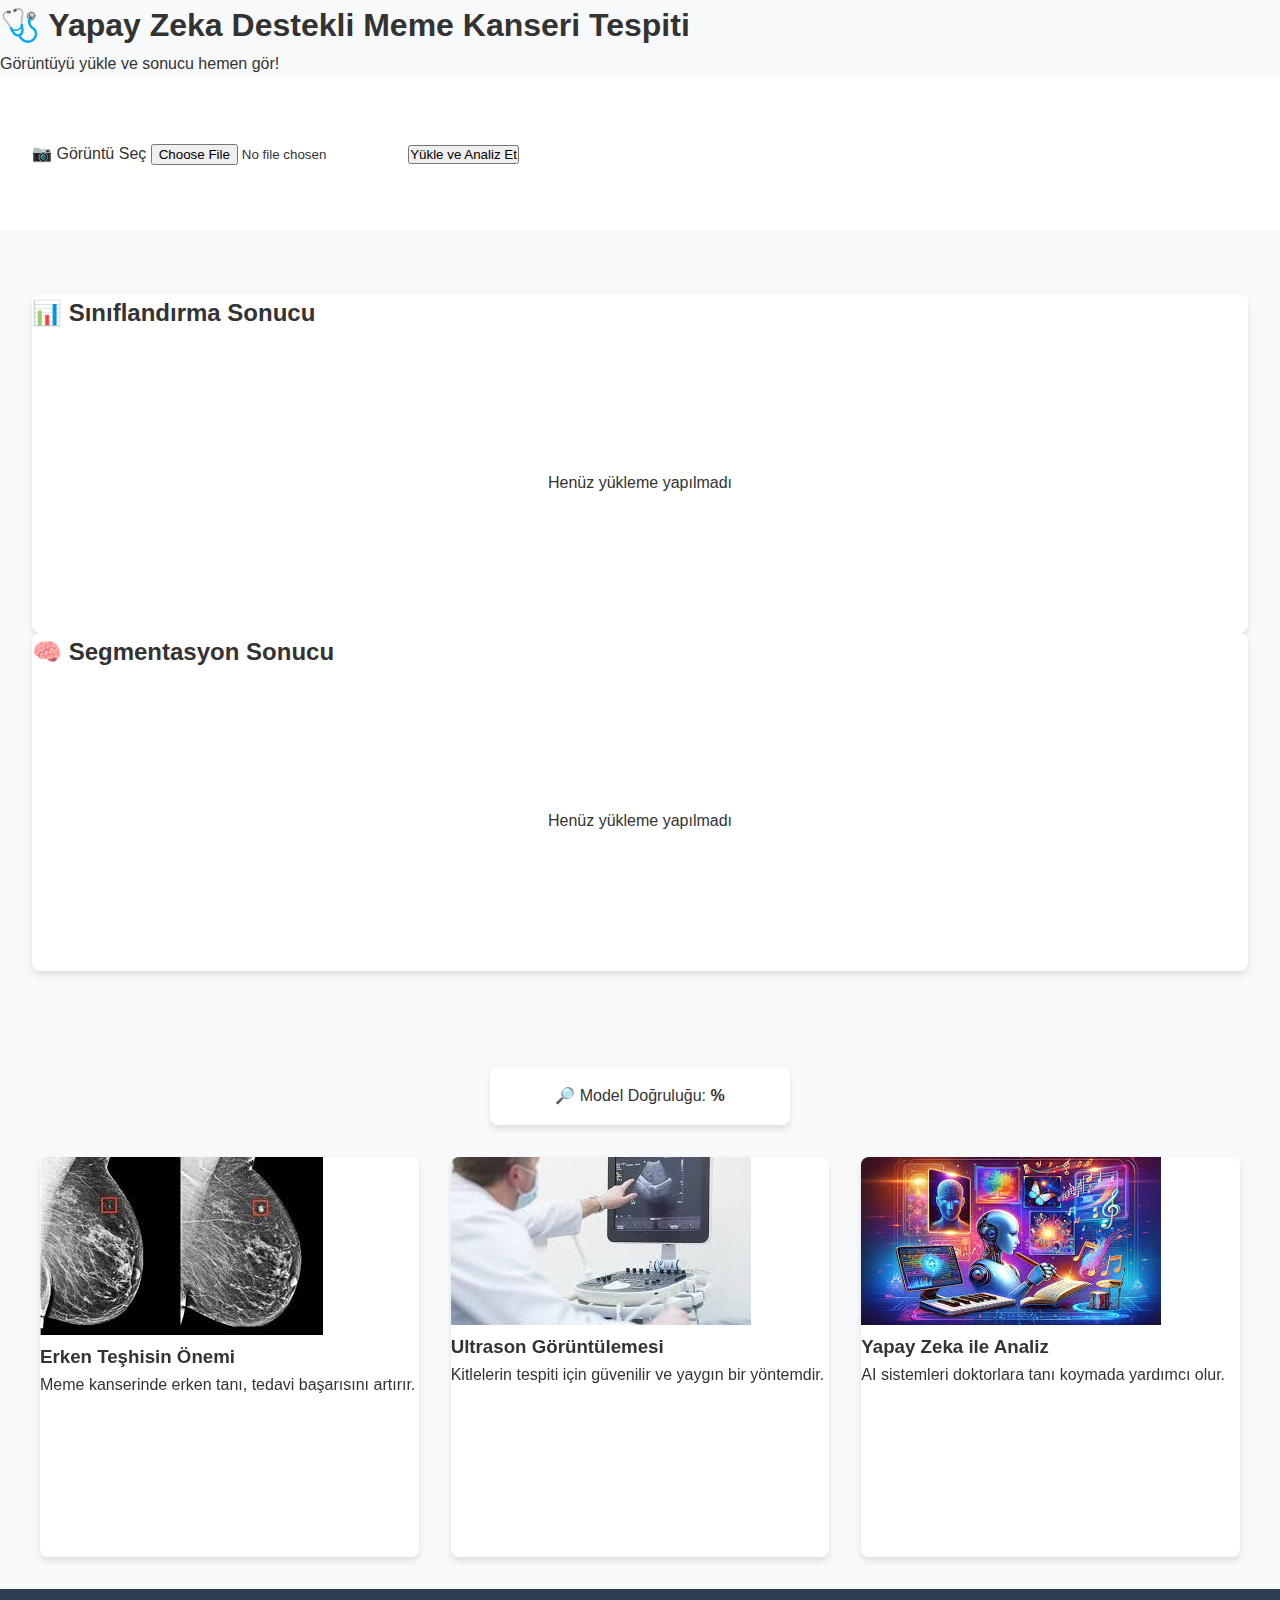
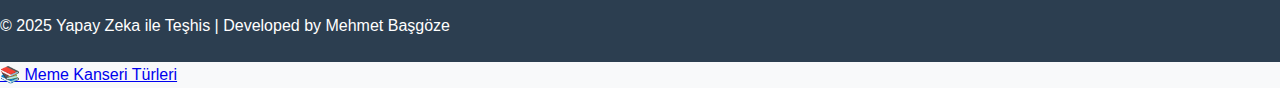
<file: index.html>
<!DOCTYPE html>
<html lang="tr">

<head>
    <meta charset="UTF-8" />
    <meta name="viewport" content="width=device-width, initial-scale=1.0" />
    <title>Meme Kanseri Tespiti</title>

    <!-- Google Fonts -->
    <link href="https://fonts.googleapis.com/css2?family=Inter:wght@400;600&display=swap" rel="stylesheet" />

    <!-- Ana Stil -->
    <link rel="stylesheet" href="style/main.css" />
</head>

<body>
    <!-- ÜST BÖLÜM -->
    <header>
        <h1>🩺 Yapay Zeka Destekli Meme Kanseri Tespiti</h1>
        <p>Görüntüyü yükle ve sonucu hemen gör!</p>
    </header>

    <!-- YÜKLEME BÖLÜMÜ -->
    <section class="upload-section">
        <label for="imageInput" class="upload-label">📷 Görüntü Seç</label>
        <input type="file" id="imageInput" accept="image/*" />
        <button onclick="handleUpload()">Yükle ve Analiz Et</button>
    </section>

    <!-- SONUÇLAR -->
    <section class="result-section">
        <div class="result-box">
            <h2>📊 Sınıflandırma Sonucu</h2>
            <div class="image-output" id="classificationResult">Henüz yükleme yapılmadı</div>
        </div>
        <div class="result-box">
            <h2>🧠 Segmentasyon Sonucu</h2>
            <div class="image-output" id="segmentationResult">Henüz yükleme yapılmadı</div>
        </div>
    </section>

    <!-- TAHMİN DOĞRULUĞU GÖSTERGESİ -->
    <div class="accuracy-box">
        <span>🔎 Model Doğruluğu: <strong id="modelAccuracy">%</strong></span>
    </div>

    <!-- HABER BİLGİ -->
    <div class="card-container">
        <!-- Kart 1 -->
        <div class="flip-card">
            <div class="flip-card-inner">
                <div class="flip-card-front">
                    <img src="newsImages/images1.jpeg" />
                    <h3>Erken Teşhisin Önemi</h3>
                    <p>Meme kanserinde erken tanı, tedavi başarısını artırır.</p>
                </div>
                <div class="flip-card-back">
                    <h3>Detaylı Bilgi</h3>
                    <p>Düzenli kontroller, mamografi ve ultrason ile erken teşhis mümkündür. 40 yaş üstü her yıl kontrol
                        önerilir.</p>
                </div>
            </div>
        </div>

        <!-- Kart 2 -->
        <div class="flip-card">
            <div class="flip-card-inner">
                <div class="flip-card-front">
                    <img src="newsImages/images2.jpeg" />
                    <h3>Ultrason Görüntülemesi</h3>
                    <p>Kitlelerin tespiti için güvenilir ve yaygın bir yöntemdir.</p>
                </div>
                <div class="flip-card-back">
                    <h3>Detaylı Bilgi</h3>
                    <p>Ultrason, meme dokusunu ayrıntılı şekilde gösterir. Özellikle genç kadınlarda yoğun doku için
                        tercih edilir.</p>
                </div>
            </div>
        </div>

        <!-- Kart 3 -->
        <div class="flip-card">
            <div class="flip-card-inner">
                <div class="flip-card-front">
                    <img src="newsImages/images3.jpeg" />
                    <h3>Yapay Zeka ile Analiz</h3>
                    <p>AI sistemleri doktorlara tanı koymada yardımcı olur.</p>
                </div>
                <div class="flip-card-back">
                    <h3>Detaylı Bilgi</h3>
                    <p>Yapay zeka modelleri, görüntüleri analiz ederek kitleleri sınıflandırabilir ve şüpheli alanları
                        işaretleyebilir.</p>
                </div>
            </div>
        </div>
    </div>


    <!-- ALT BİLGİ -->
    <footer>
        <p>© 2025 Yapay Zeka ile Teşhis | <span>Developed by Mehmet Başgöze</span></p>
    </footer>

    <!-- JS Dosyası -->
    <script src="script/app.js" defer></script>
</body>

<div class="nav-button">
    <a href="detay.html">📚 Meme Kanseri Türleri</a>
</div>

</html>
</file>
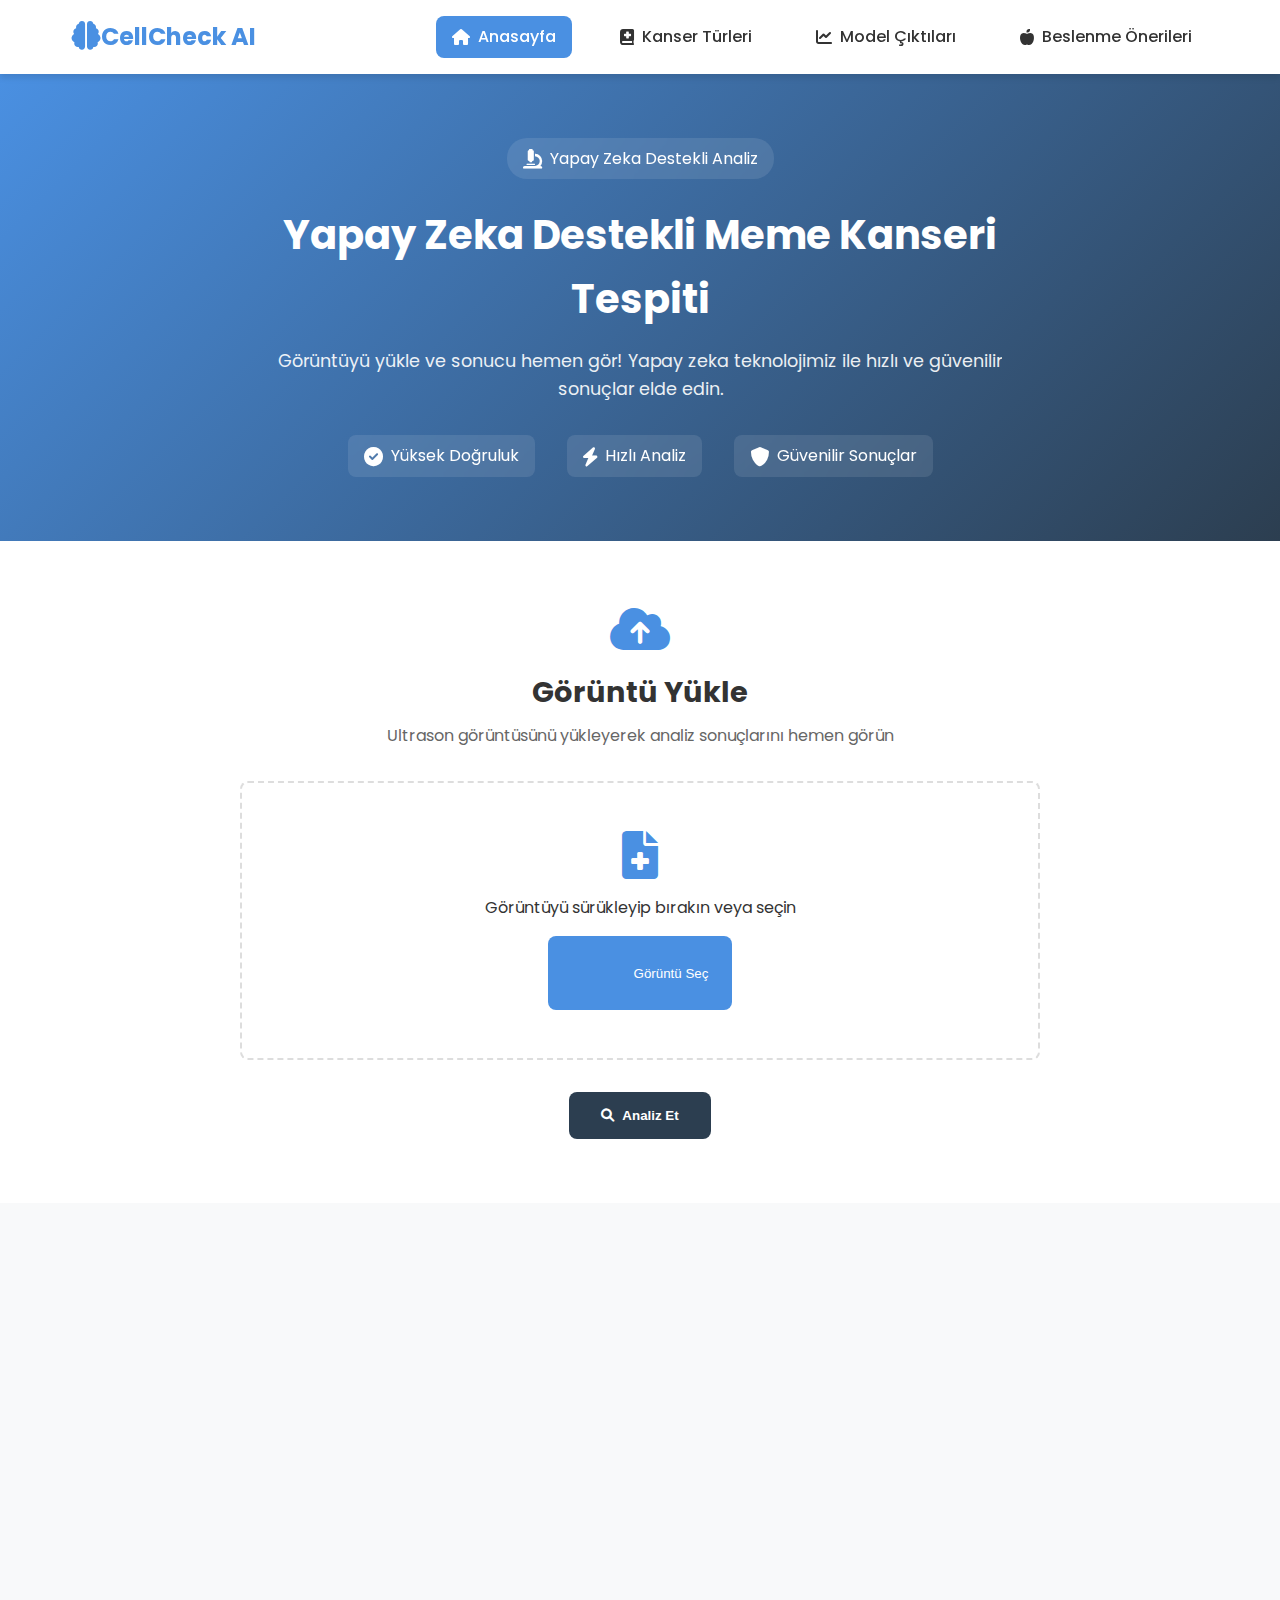
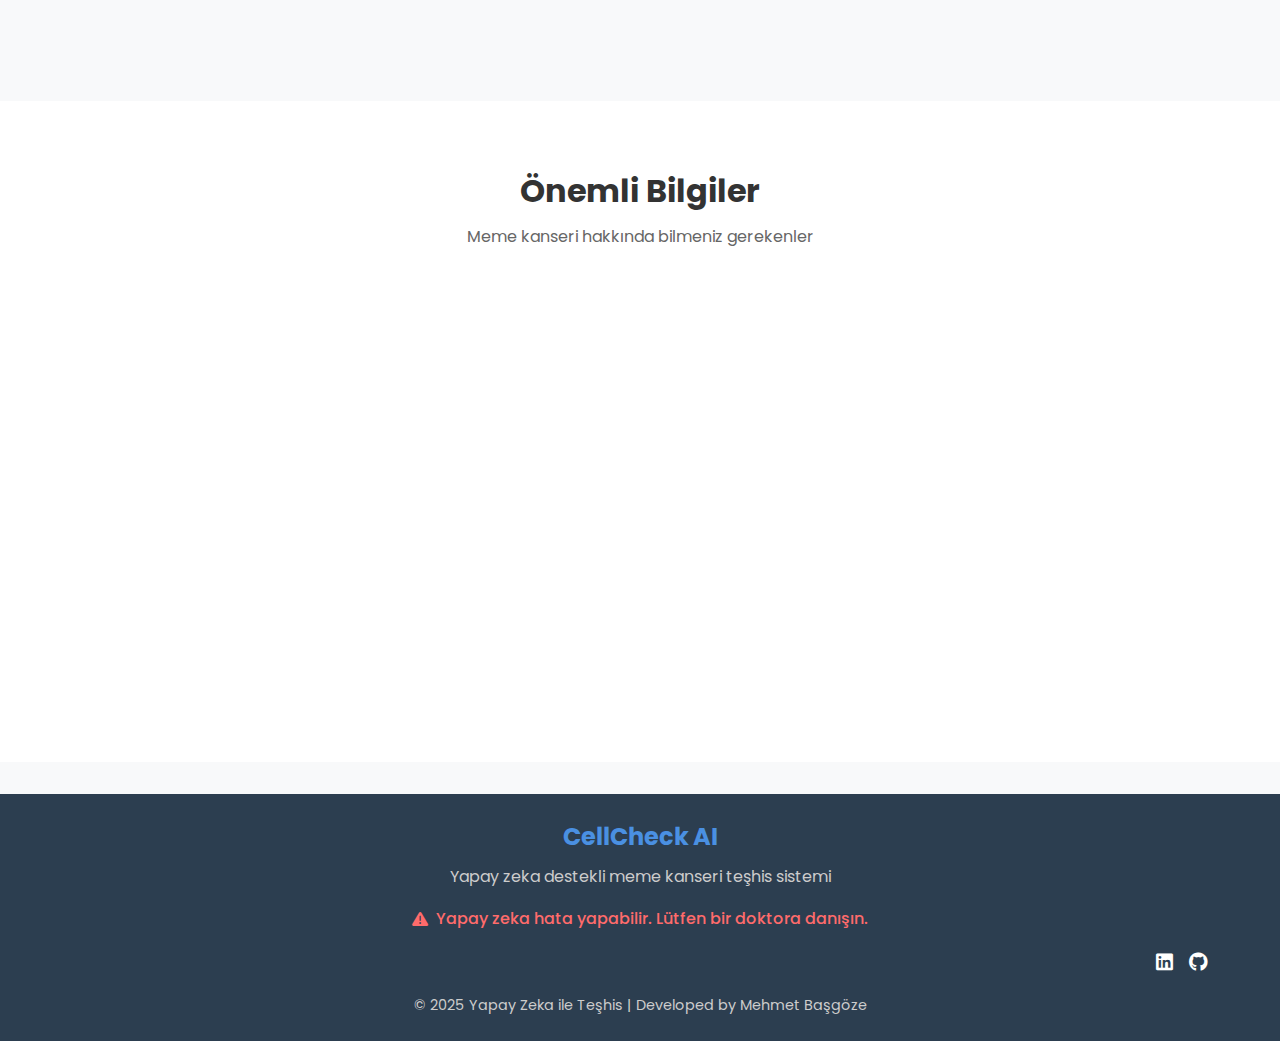
<file: templates/index.html>
<!DOCTYPE html>
<html lang="tr">

<head>
    <meta charset="UTF-8" />
    <meta name="viewport" content="width=device-width, initial-scale=1.0" />
    <title>Anasayfa - Meme Kanseri Tedavisi</title>
    <link rel="stylesheet" href="../style/main.css" />
    <link href="https://fonts.googleapis.com/css2?family=Poppins:wght@300;400;500;600;700&display=swap"
        rel="stylesheet">
    <link rel="stylesheet" href="https://cdnjs.cloudflare.com/ajax/libs/font-awesome/6.0.0/css/all.min.css">
    <script src="../script/index.js" defer></script>
</head>

<body>
    <!-- NAVIGATOR -->
    <nav class="navbar">
        <div class="navbar-container">
            <div class="navbar-logo">
                <a href="index.html" style="text-decoration: none; color: inherit; display: flex; align-items: center;">
                    <i class="fas fa-brain"></i>
                    <span>CellCheck AI</span>
                </a>
            </div>
            <div class="navbar-links">
                <a href="index.html" class="active"><i class="fas fa-home"></i> Anasayfa</a>
                <a href="detay.html"><i class="fas fa-book-medical"></i> Kanser Türleri</a>
                <a href="train.html"><i class="fas fa-chart-line"></i> Model Çıktıları</a>
                <a href="nutrition.html"><i class="fas fa-apple-alt"></i> Beslenme Önerileri</a>
            </div>
        </div>
    </nav>

    <!-- ÜST BÖLÜM -->
    <header class="hero-section">
        <div class="hero-content">
            <div class="hero-badge">
                <i class="fas fa-microscope"></i>
                <span>Yapay Zeka Destekli Analiz</span>
            </div>
            <h1>Yapay Zeka Destekli Meme Kanseri Tespiti</h1>
            <p>Görüntüyü yükle ve sonucu hemen gör! Yapay zeka teknolojimiz ile hızlı ve güvenilir sonuçlar elde edin.
            </p>
            <div class="hero-stats">
                <div class="stat-item">
                    <i class="fas fa-check-circle"></i>
                    <span>Yüksek Doğruluk</span>
                </div>
                <div class="stat-item">
                    <i class="fas fa-bolt"></i>
                    <span>Hızlı Analiz</span>
                </div>
                <div class="stat-item">
                    <i class="fas fa-shield-alt"></i>
                    <span>Güvenilir Sonuçlar</span>
                </div>
            </div>
        </div>
    </header>

    <!-- YÜKLEME BÖLÜMÜ -->
    <section class="upload-section">
        <div class="upload-container">
            <div class="upload-header">
                <i class="fas fa-cloud-upload-alt"></i>
                <h2>Görüntü Yükle</h2>
                <p>Ultrason görüntüsünü yükleyerek analiz sonuçlarını hemen görün</p>
            </div>
            <form id="uploadForm" enctype="multipart/form-data">
                <div class="upload-area" id="dropZone">
                    <input type="file" id="imageFile" name="file" accept="image/*" hidden />
                    <div class="upload-content">
                        <i class="fas fa-file-medical"></i>
                        <p id="fileInfo">Görüntüyü sürükleyip bırakın veya seçin</p>
                        <button type="button" class="upload-btn" id="selectImageBtn">
                            <i class="fas fa-folder-open"></i> Görüntü Seç
                        </button>
                    </div>
                </div>
                <button type="button" class="analyze-btn" id="analyzeBtn">
                    <i class="fas fa-search"></i> Analiz Et
                </button>
            </form>
        </div>
    </section>

    <!-- SONUÇLAR -->
    <section class="result-section">
        <div class="result-container">
            <div class="result-box">
                <div class="result-header">
                    <i class="fas fa-chart-pie"></i>
                    <h2>Sınıflandırma Sonucu</h2>
                </div>
                <div class="image-output" id="classificationResult">
                    <div class="placeholder">
                        <i class="fas fa-image"></i>
                        <p>Henüz yükleme yapılmadı</p>
                    </div>
                </div>
                <div class="result-footer" id="classificationDetails">
                    <!-- Sınıflandırma detayları buraya gelecek -->
                </div>
            </div>
            <div class="result-box">
                <div class="result-header">
                    <i class="fas fa-draw-polygon"></i>
                    <h2>Segmentasyon Sonucu</h2>
                </div>
                <div class="image-output" id="segmentationResult">
                    <div class="placeholder">
                        <i class="fas fa-image"></i>
                        <p>Henüz yükleme yapılmadı</p>
                    </div>
                </div>
                <div class="result-footer">
                </div>
            </div>
        </div>
    </section>

    <!-- HABER BİLGİ - FLIP KARTLAR -->
    <section class="info-section">
        <div class="section-header">
            <h2>Önemli Bilgiler</h2>
            <p>Meme kanseri hakkında bilmeniz gerekenler</p>
        </div>
        <div class="card-container">
            <!-- Kart 1 -->
            <div class="flip-card">
                <div class="flip-card-inner">
                    <div class="flip-card-front">
                        <div class="card-image">
                            <img src="../newsImages/images1.jpeg" alt="Erken Teşhis" />
                        </div>
                        <div class="card-content">
                            <h3>Erken Teşhisin Önemi</h3>
                            <p>Meme kanserinde erken tanı, tedavi başarısını artırır.</p>
                        </div>
                    </div>
                    <div class="flip-card-back">
                        <div class="back-content">
                            <h3>Detaylı Bilgi</h3>
                            <p>Düzenli kontroller, mamografi ve ultrason ile erken teşhis mümkündür. 40 yaş üstü
                                her yıl kontrol önerilir.</p>
                            <ul class="info-list">
                                <li><i class="fas fa-check"></i> Düzenli kontroller</li>
                                <li><i class="fas fa-check"></i> Mamografi taraması</li>
                                <li><i class="fas fa-check"></i> Ultrason kontrolü</li>
                            </ul>
                        </div>
                    </div>
                </div>
            </div>

            <!-- Kart 2 -->
            <div class="flip-card">
                <div class="flip-card-inner">
                    <div class="flip-card-front">
                        <div class="card-image">
                            <img src="../newsImages/images2.jpeg" alt="Ultrason" />
                        </div>
                        <div class="card-content">
                            <h3>Ultrason Görüntülemesi</h3>
                            <p>Kitlelerin tespiti için güvenilir ve yaygın bir yöntemdir.</p>
                        </div>
                    </div>
                    <div class="flip-card-back">
                        <div class="back-content">
                            <h3>Detaylı Bilgi</h3>
                            <p>Ultrason, meme dokusunu ayrıntılı şekilde gösterir. Özellikle genç kadınlarda
                                yoğun doku için tercih edilir.</p>
                            <ul class="info-list">
                                <li><i class="fas fa-check"></i> Ağrısız işlem</li>
                                <li><i class="fas fa-check"></i> Detaylı görüntüleme</li>
                                <li><i class="fas fa-check"></i> Güvenli yöntem</li>
                            </ul>
                        </div>
                    </div>
                </div>
            </div>

            <!-- Kart 3 -->
            <div class="flip-card">
                <div class="flip-card-inner">
                    <div class="flip-card-front">
                        <div class="card-image">
                            <img src="../newsImages/images3.jpeg" alt="Yapay Zeka" />
                        </div>
                        <div class="card-content">
                            <h3>Yapay Zeka ile Analiz</h3>
                            <p>AI sistemleri doktorlara tanı koymada yardımcı olur.</p>
                        </div>
                    </div>
                    <div class="flip-card-back">
                        <div class="back-content">
                            <h3>Detaylı Bilgi</h3>
                            <p>Yapay zeka modelleri, görüntüleri analiz ederek kitleleri sınıflandırabilir ve
                                şüpheli alanları işaretleyebilir.</p>
                            <ul class="info-list">
                                <li><i class="fas fa-check"></i> Hızlı analiz</li>
                                <li><i class="fas fa-check"></i> Yüksek doğruluk</li>
                                <li><i class="fas fa-check"></i> Sürekli öğrenme</li>
                            </ul>
                        </div>
                    </div>
                </div>
            </div>
        </div>
    </section>

    <!-- FOOTER -->
    <footer>
        <div class="footer-content">
            <div class="footer-info">
                <h3>CellCheck AI</h3>
                <p>Yapay zeka destekli meme kanseri teşhis sistemi</p>
                <div class="warning-message">
                    <i class="fas fa-exclamation-triangle"></i>
                    <span>Yapay zeka hata yapabilir. Lütfen bir doktora danışın.</span>
                </div>
            </div>
            <div class="social-links">
                <a href="https://www.linkedin.com/in/mehmetbasgoze/"><i class="fab fa-linkedin"></i></a>
                <a href="https://github.com/memollizm"><i class="fab fa-github"></i></a>
            </div>
            <div class="footer-copyright">
                <p>© 2025 Yapay Zeka ile Teşhis | <span>Developed by Mehmet Başgöze</span></p>
            </div>
        </div>
    </footer>

    <!-- Modal -->
    <div class="modal" id="imageModal">
        <span class="close-modal">&times;</span>
        <img class="modal-content" id="modalImage">
    </div>
</body>

</html>
</file>
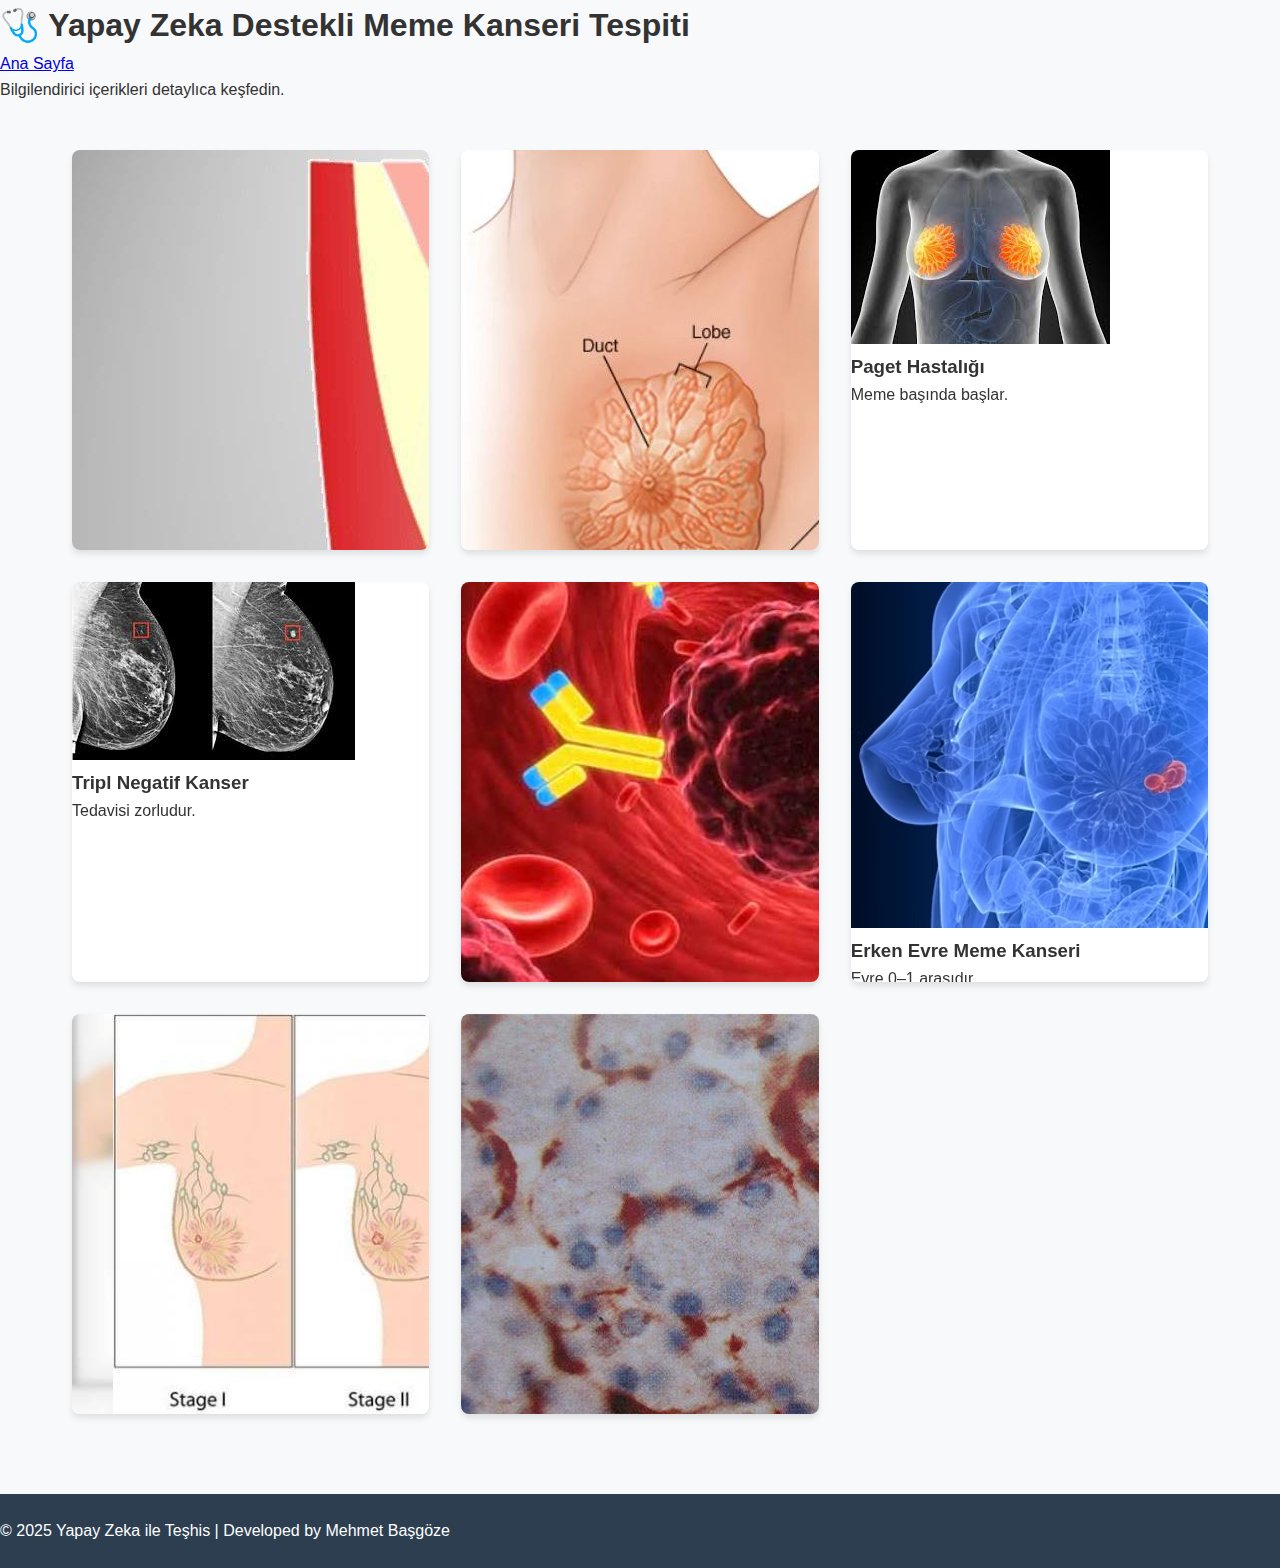
<file: detay.html>
<!DOCTYPE html>
<html lang="tr">

<head>
    <meta charset="UTF-8" />
    <meta name="viewport" content="width=device-width, initial-scale=1.0" />
    <title>Detaylı İçerikler</title>
    <link href="https://fonts.googleapis.com/css2?family=Inter:wght@400;600&display=swap" rel="stylesheet" />
    <link rel="stylesheet" href="style/main.css" />
</head>

<body>

    <!-- HEADER -->
    <header>
        <h1>🩺 Yapay Zeka Destekli Meme Kanseri Tespiti</h1>

        <div class="nav-button">
            <a href="index.html">Ana Sayfa</a>
        </div>

        <p>Bilgilendirici içerikleri detaylıca keşfedin.</p>
    </header>

    <!-- KARTLAR -->
    <div class="card-container" style="flex-wrap: wrap; justify-content: center; padding: 3rem 2rem;">

        <!-- Kart 1 -->
        <div class="flip-card">
            <div class="flip-card-inner">
                <div class="flip-card-front">
                    <img src="detayImages/detay1.jpg" />
                    <h3>Duktal Karsinom</h3>
                    <p>En sık rastlanan türdür.</p>
                </div>
                <div class="flip-card-back">
                    <h3>Detaylı Bilgi</h3>
                    <p>Meme kanallarında başlar, erken teşhisle yüksek tedavi başarısı vardır. İnvaziv ve in situ tipi
                        bulunur.</p>
                </div>
            </div>
        </div>

        <!-- Kart 2 -->
        <div class="flip-card">
            <div class="flip-card-inner">
                <div class="flip-card-front">
                    <img src="detayImages/detay2.jpg" />
                    <h3> Lobüler Karsinom</h3>
                    <p>Süt üreten loblarda gelişir.</p>
                </div>
                <div class="flip-card-back">
                    <h3>Detaylı Bilgi</h3>
                    <p>Erken evrede belirti vermeyebilir. Hem iki memede birden görülebilir hem de gizli ilerleyebilir.
                    </p>
                </div>
            </div>
        </div>

        <!-- Kart 3 -->
        <div class="flip-card">
            <div class="flip-card-inner">
                <div class="flip-card-front">
                    <img src="detayImages/detay3.jpeg" />
                    <h3> Paget Hastalığı</h3>
                    <p>Meme başında başlar.</p>
                </div>
                <div class="flip-card-back">
                    <h3>Detaylı Bilgi</h3>
                    <p>Meme ucunda kızarıklık, kabuklanma veya kaşıntı görülebilir. Genellikle altta yatan kanserle
                        ilişkilidir.</p>
                </div>
            </div>
        </div>

        <!-- Kart 4 -->
        <div class="flip-card">
            <div class="flip-card-inner">
                <div class="flip-card-front">
                    <img src="newsImages/images1.jpeg" />
                    <h3>Tripl Negatif Kanser</h3>
                    <p>Tedavisi zorludur.</p>
                </div>
                <div class="flip-card-back">
                    <h3>Detaylı Bilgi</h3>
                    <p>Hormonal reseptör barındırmaz, agresiftir. Kemoterapi ilk seçenektir. Genç kadınlarda daha sık
                        görülür.</p>
                </div>
            </div>
        </div>

        <!-- Kart 5 -->
        <div class="flip-card">
            <div class="flip-card-inner">
                <div class="flip-card-front">
                    <img src="detayImages/detay5.jpg" />
                    <h3> İnflamatuar Kanser</h3>
                    <p>Nadir fakat agresiftir.</p>
                </div>
                <div class="flip-card-back">
                    <h3>Detaylı Bilgi</h3>
                    <p>Meme kızarır, şişer ve sıcaklık artışı görülür. Hızla yayılabilir, genellikle geç fark edilir.
                    </p>
                </div>
            </div>
        </div>

        <!-- Kart 6 -->
        <div class="flip-card">
            <div class="flip-card-inner">
                <div class="flip-card-front">
                    <img src="detayImages/detay6.avif" />
                    <h3>Erken Evre Meme Kanseri</h3>
                    <p>Evre 0–1 arasıdır.</p>
                </div>
                <div class="flip-card-back">
                    <h3>Detaylı Bilgi</h3>
                    <p>Genellikle in situ tiptedir. Erken tedavi ile %95+ başarı sağlanabilir. Mamografi ile tespit
                        edilir.</p>
                </div>
            </div>
        </div>

        <!-- Kart 7 -->
        <div class="flip-card">
            <div class="flip-card-inner">
                <div class="flip-card-front">
                    <img src="detayImages/detay7.jpg" />
                    <h3>Metastatik (İleri Evre)</h3>
                    <p>Diğer organlara yayılmıştır.</p>
                </div>
                <div class="flip-card-back">
                    <h3>Detaylı Bilgi</h3>
                    <p>Akciğer, kemik, karaciğer gibi uzak bölgelere sıçramıştır. Yaşam kalitesi odaklı tedavi
                        planlanır.</p>
                </div>
            </div>
        </div>

        <!-- Kart 8 -->
        <div class="flip-card">
            <div class="flip-card-inner">
                <div class="flip-card-front">
                    <img src="detayImages/detay8.jpg" />
                    <h3>Medüller Karsinom</h3>
                    <p>Nadir görülür.</p>
                </div>
                <div class="flip-card-back">
                    <h3>Detaylı Bilgi</h3>
                    <p> Büyüme hızı düşüktür, iyi sınırlıdır. Prognozu diğerlerine göre daha iyidir. Genç yaşta daha sık
                        rastlanır.</p>
                </div>
            </div>
        </div>
    </div>

    <!-- FOOTER -->
    <footer>
        <p>© 2025 Yapay Zeka ile Teşhis | <span>Developed by Mehmet Başgöze</span></p>
    </footer>

</body>

</html>
</file>
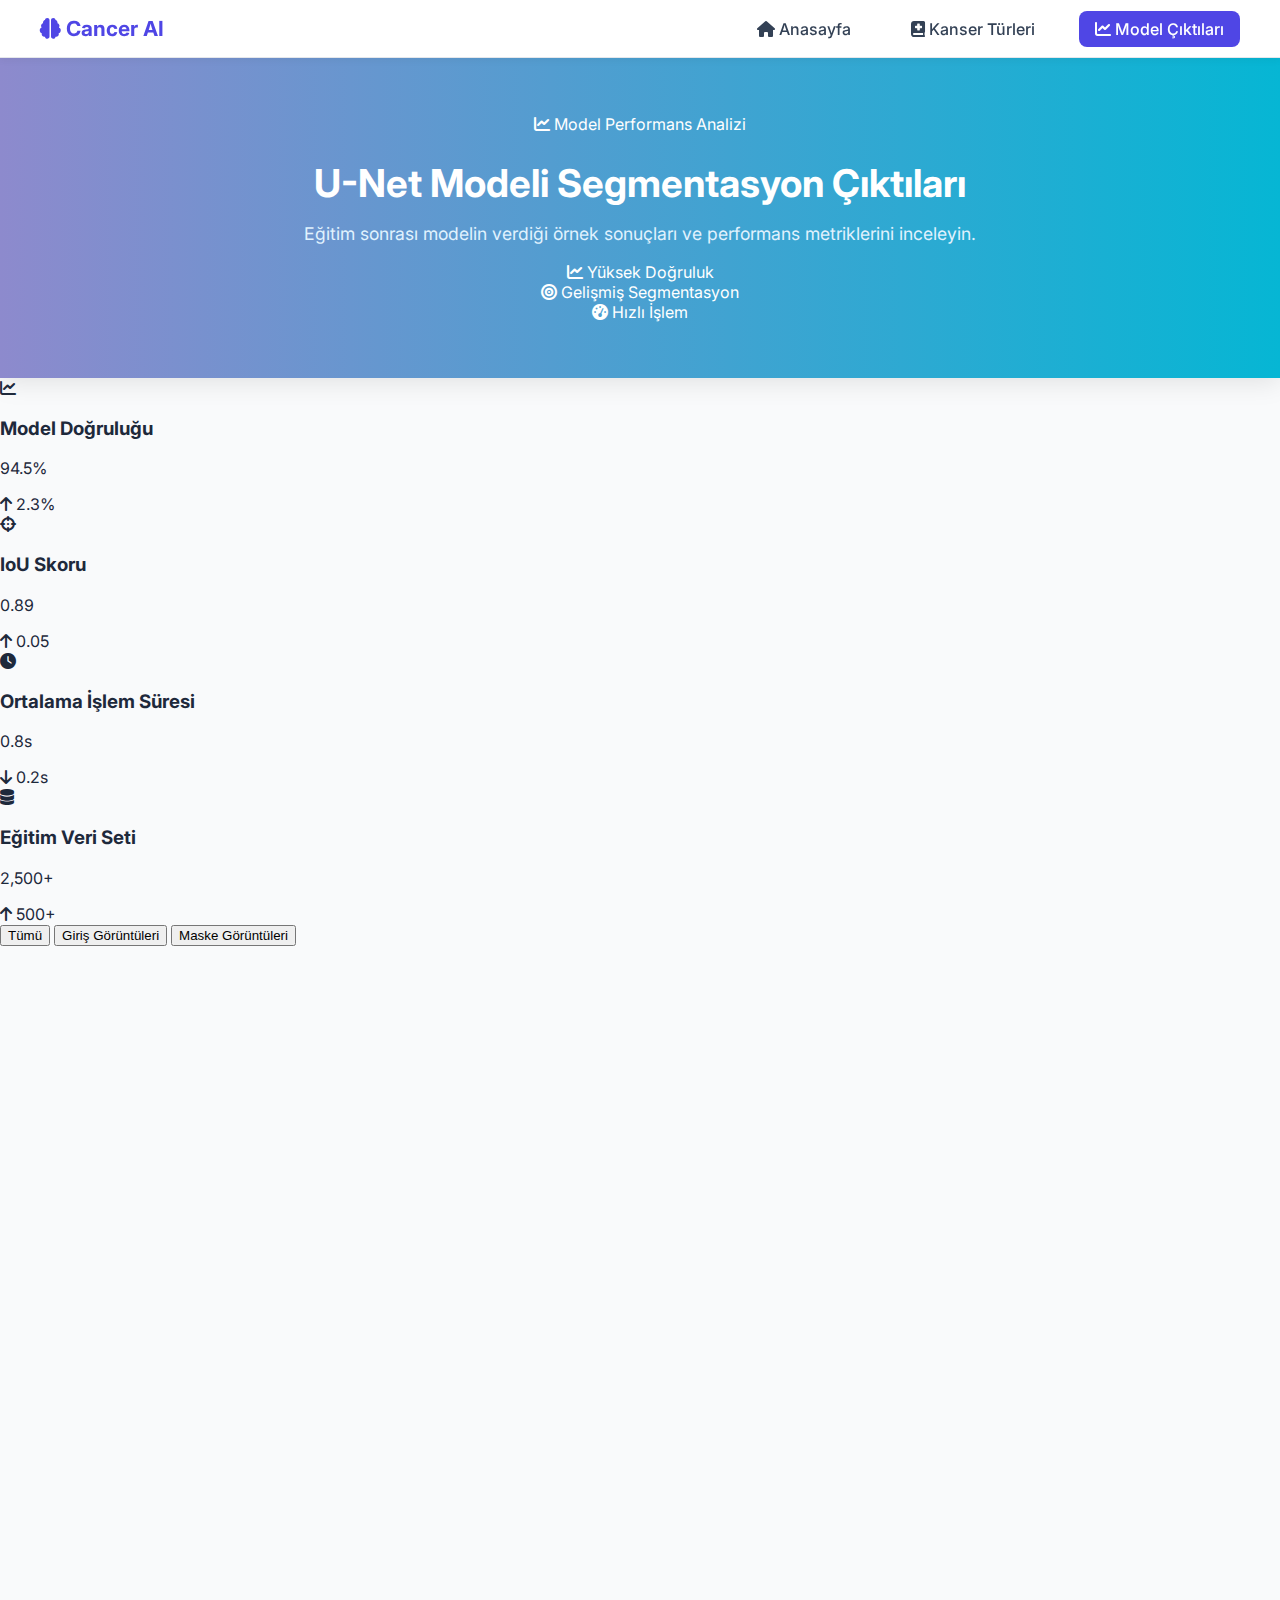
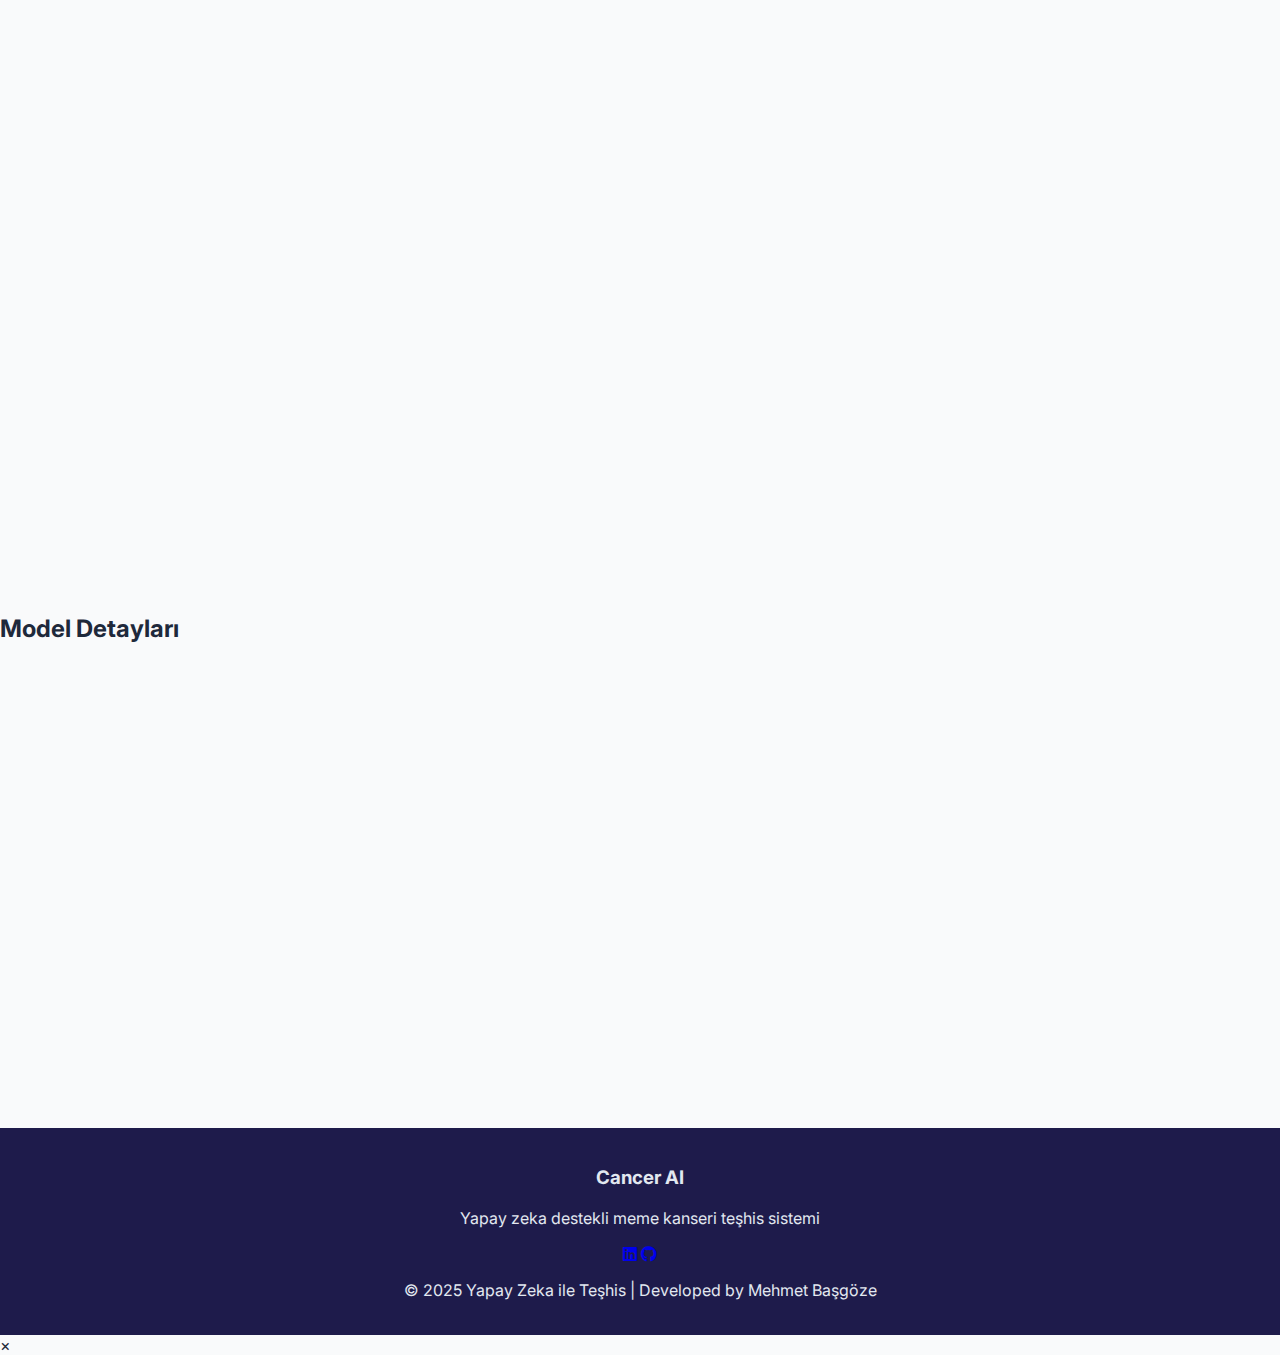
<file: train.html>
<!DOCTYPE html>
<html lang="tr">

<head>
    <meta charset="UTF-8" />
    <meta name="viewport" content="width=device-width, initial-scale=1.0" />
    <title>Model Çıktıları</title>
    <link href="https://fonts.googleapis.com/css2?family=Inter:wght@400;500;600;700&display=swap" rel="stylesheet" />
    <link rel="stylesheet" href="https://cdnjs.cloudflare.com/ajax/libs/font-awesome/6.0.0/css/all.min.css" />
    <link rel="stylesheet" href="style/train.css" />
</head>

<body>
    <!-- NAVIGATOR -->
    <nav class="navbar">
        <div class="navbar-container">
            <div class="navbar-logo">
                <i class="fas fa-brain"></i>
                <span>Cancer AI</span>
            </div>
            <div class="navbar-links">
                <a href="index.html"><i class="fas fa-home"></i> Anasayfa</a>
                <a href="detay.html"><i class="fas fa-book-medical"></i> Kanser Türleri</a>
                <a href="train.html" class="active"><i class="fas fa-chart-line"></i> Model Çıktıları</a>
            </div>
        </div>
    </nav>

    <!-- ÜST BÖLÜM -->
    <header class="hero-section">
        <div class="hero-content">
            <div class="hero-badge">
                <i class="fas fa-chart-line"></i>
                <span>Model Performans Analizi</span>
            </div>
            <h1>U-Net Modeli Segmentasyon Çıktıları</h1>
            <p>Eğitim sonrası modelin verdiği örnek sonuçları ve performans metriklerini inceleyin.</p>
            <div class="hero-stats">
                <div class="stat-item">
                    <i class="fas fa-chart-line"></i>
                    <span>Yüksek Doğruluk</span>
                </div>
                <div class="stat-item">
                    <i class="fas fa-bullseye"></i>
                    <span>Gelişmiş Segmentasyon</span>
                </div>
                <div class="stat-item">
                    <i class="fas fa-tachometer-alt"></i>
                    <span>Hızlı İşlem</span>
                </div>
            </div>
        </div>
    </header>

    <!-- Dashboard -->
    <div class="dashboard">
        <div class="metric-card">
            <i class="fas fa-chart-line"></i>
            <h3>Model Doğruluğu</h3>
            <p class="metric-value">94.5%</p>
            <div class="trend up">
                <i class="fas fa-arrow-up"></i>
                <span>2.3%</span>
            </div>
        </div>
        <div class="metric-card">
            <i class="fas fa-crosshairs"></i>
            <h3>IoU Skoru</h3>
            <p class="metric-value">0.89</p>
            <div class="trend up">
                <i class="fas fa-arrow-up"></i>
                <span>0.05</span>
            </div>
        </div>
        <div class="metric-card">
            <i class="fas fa-clock"></i>
            <h3>Ortalama İşlem Süresi</h3>
            <p class="metric-value">0.8s</p>
            <div class="trend down">
                <i class="fas fa-arrow-down"></i>
                <span>0.2s</span>
            </div>
        </div>
        <div class="metric-card">
            <i class="fas fa-database"></i>
            <h3>Eğitim Veri Seti</h3>
            <p class="metric-value">2,500+</p>
            <div class="trend up">
                <i class="fas fa-arrow-up"></i>
                <span>500+</span>
            </div>
        </div>
    </div>

    <!-- Filtreler -->
    <div class="filters">
        <button class="filter-btn active" data-filter="all">Tümü</button>
        <button class="filter-btn" data-filter="input">Giriş Görüntüleri</button>
        <button class="filter-btn" data-filter="mask">Maske Görüntüleri</button>
    </div>

    <!-- Segmentasyon Görselleri -->
    <section class="output-grid">
        <div class="output-card" data-category="input">
            <div class="card-image">
                <img src="images/trainImages/ornek1.png" alt="Giriş Görüntüsü 1">
                <div class="overlay">
                    <button class="zoom-btn"><i class="fas fa-search-plus"></i></button>
                </div>
            </div>
            <div class="card-content">
                <h4>Giriş Görüntüsü #1</h4>
                <p>Ultrason görüntüsü - Normal doku</p>
                <div class="card-stats">
                    <span><i class="fas fa-check-circle"></i> Doğruluk: 96%</span>
                </div>
            </div>
        </div>

        <div class="output-card" data-category="mask">
            <div class="card-image">
                <img src="images/trainImages/ornek2.png" alt="Maske Görüntüsü 1">
                <div class="overlay">
                    <button class="zoom-btn"><i class="fas fa-search-plus"></i></button>
                </div>
            </div>
            <div class="card-content">
                <h4>Maske Görüntüsü #1</h4>
                <p>Gerçek ve tahmin maskesi karşılaştırması</p>
                <div class="card-stats">
                    <span><i class="fas fa-bullseye"></i> IoU: 0.92</span>
                </div>
            </div>
        </div>

        <div class="output-card" data-category="input">
            <div class="card-image">
                <img src="images/trainImages/ornek3.png" alt="Giriş Görüntüsü 2">
                <div class="overlay">
                    <button class="zoom-btn"><i class="fas fa-search-plus"></i></button>
                </div>
            </div>
            <div class="card-content">
                <h4>Giriş Görüntüsü #2</h4>
                <p>Ultrason görüntüsü - Şüpheli bölge</p>
                <div class="card-stats">
                    <span><i class="fas fa-check-circle"></i> Doğruluk: 93%</span>
                </div>
            </div>
        </div>

        <div class="output-card" data-category="mask">
            <div class="card-image">
                <img src="images/trainImages/ornek4.png" alt="Maske Görüntüsü 2">
                <div class="overlay">
                    <button class="zoom-btn"><i class="fas fa-search-plus"></i></button>
                </div>
            </div>
            <div class="card-content">
                <h4>Maske Görüntüsü #2</h4>
                <p>Gerçek ve tahmin maskesi karşılaştırması</p>
                <div class="card-stats">
                    <span><i class="fas fa-bullseye"></i> IoU: 0.88</span>
                </div>
            </div>
        </div>

        <div class="output-card" data-category="input">
            <div class="card-image">
                <img src="images/trainImages/ornek5.png" alt="Giriş Görüntüsü 3">
                <div class="overlay">
                    <button class="zoom-btn"><i class="fas fa-search-plus"></i></button>
                </div>
            </div>
            <div class="card-content">
                <h4>Giriş Görüntüsü #3</h4>
                <p>Ultrason görüntüsü - Kitle tespiti</p>
                <div class="card-stats">
                    <span><i class="fas fa-check-circle"></i> Doğruluk: 95%</span>
                </div>
            </div>
        </div>

        <div class="output-card" data-category="mask">
            <div class="card-image">
                <img src="images/trainImages/ornek6.png" alt="Maske Görüntüsü 3">
                <div class="overlay">
                    <button class="zoom-btn"><i class="fas fa-search-plus"></i></button>
                </div>
            </div>
            <div class="card-content">
                <h4>Maske Görüntüsü #3</h4>
                <p>Gerçek ve tahmin maskesi karşılaştırması</p>
                <div class="card-stats">
                    <span><i class="fas fa-bullseye"></i> IoU: 0.90</span>
                </div>
            </div>
        </div>
    </section>

    <!-- Model Bilgileri -->
    <section class="model-info">
        <h2>Model Detayları</h2>
        <div class="info-grid">
            <div class="info-card">
                <i class="fas fa-brain"></i>
                <h3>Model Mimarisi</h3>
                <p>U-Net tabanlı derin öğrenme modeli</p>
            </div>
            <div class="info-card">
                <i class="fas fa-layer-group"></i>
                <h3>Katman Yapısı</h3>
                <p>Encoder-Decoder mimarisi</p>
            </div>
            <div class="info-card">
                <i class="fas fa-cogs"></i>
                <h3>Optimizasyon</h3>
                <p>Adam optimizer, Binary Cross Entropy Loss</p>
            </div>
            <div class="info-card">
                <i class="fas fa-chart-bar"></i>
                <h3>Performans</h3>
                <p>94.5% doğruluk oranı</p>
            </div>
        </div>
    </section>

    <!-- FOOTER -->
    <footer>
        <div class="footer-content">
            <div class="footer-info">
                <h3>Cancer AI</h3>
                <p>Yapay zeka destekli meme kanseri teşhis sistemi</p>
            </div>
            <div class="social-links">
                <a href="https://www.linkedin.com/in/mehmetbasgoze/"><i class="fab fa-linkedin"></i></a>
                <a href="https://github.com/memollizm"><i class="fab fa-github"></i></a>
            </div>
            <div class="footer-copyright">
                <p>© 2025 Yapay Zeka ile Teşhis | <span>Developed by Mehmet Başgöze</span></p>
            </div>
        </div>
    </footer>

    <!-- Modal -->
    <div class="modal" id="imageModal">
        <span class="close-modal">&times;</span>
        <img class="modal-content" id="modalImage">
    </div>

    <script src="script/train.js"></script>
</body>

</html>
</file>
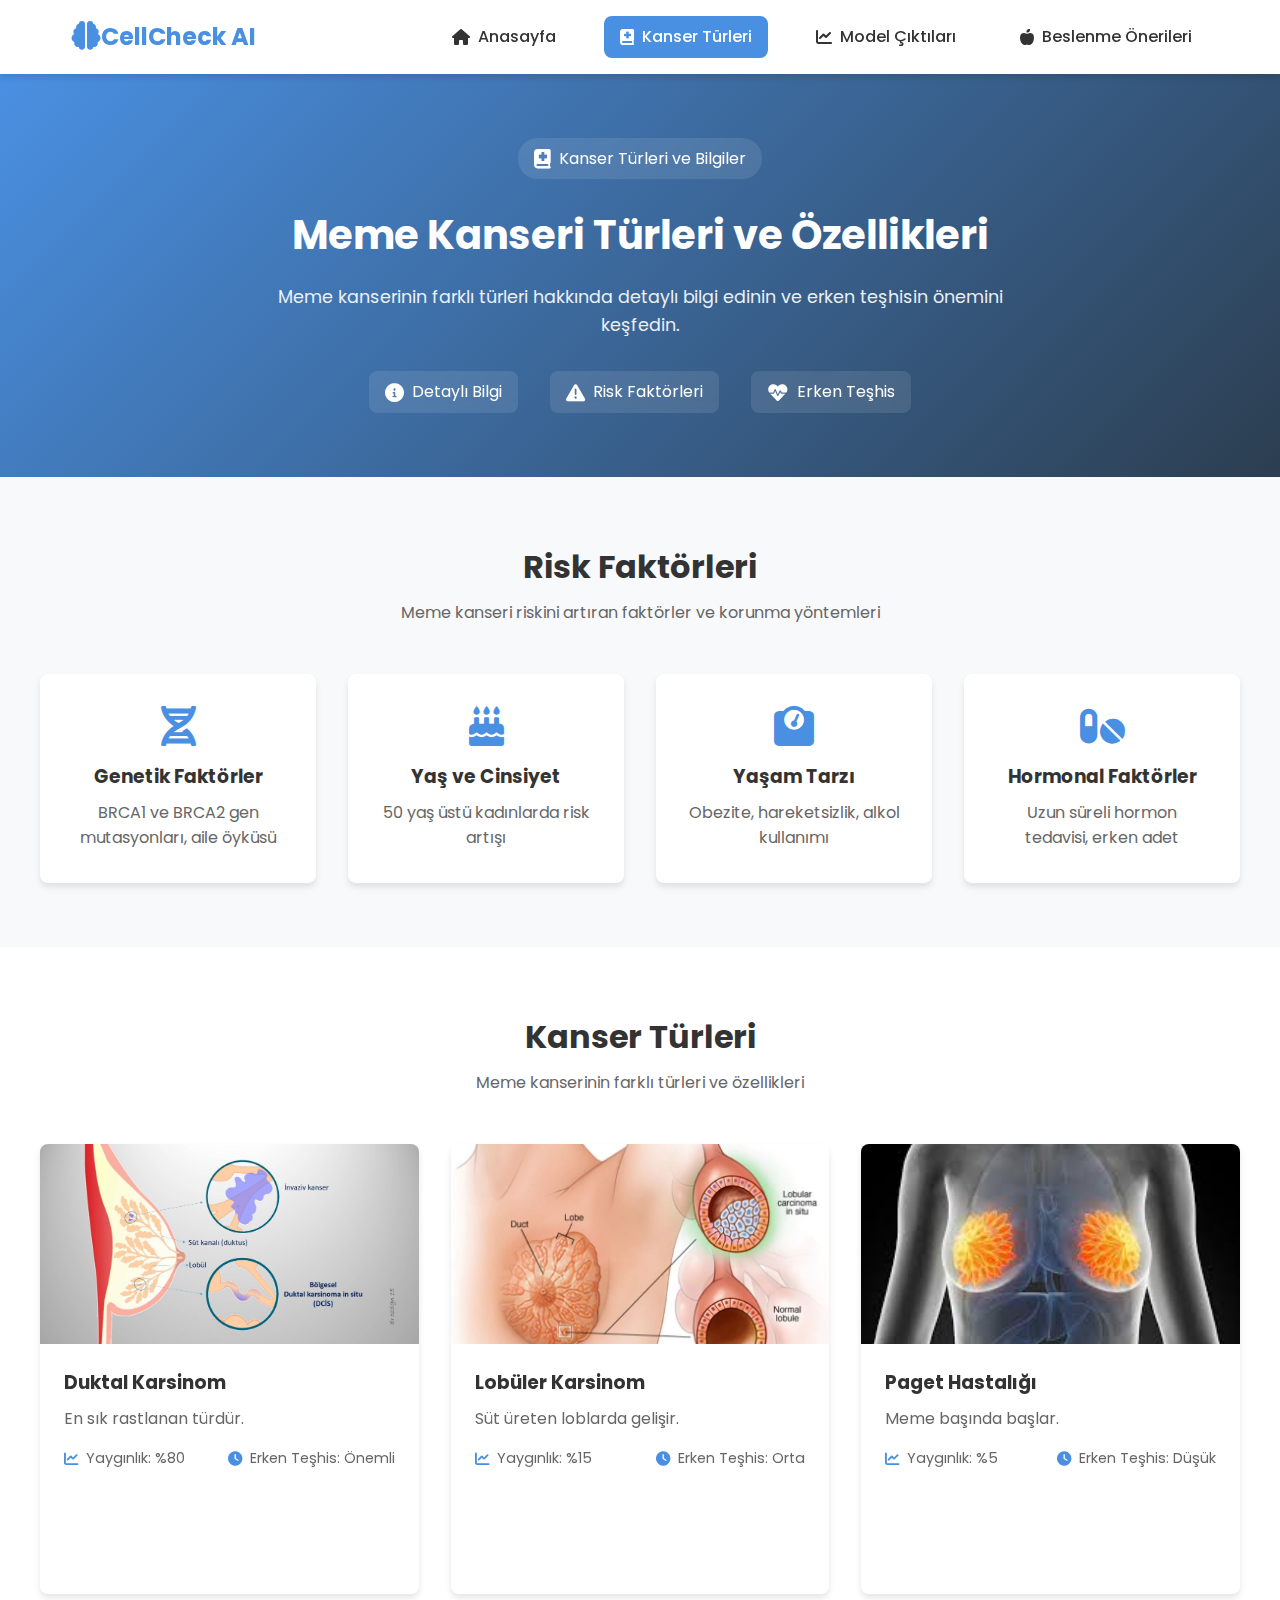
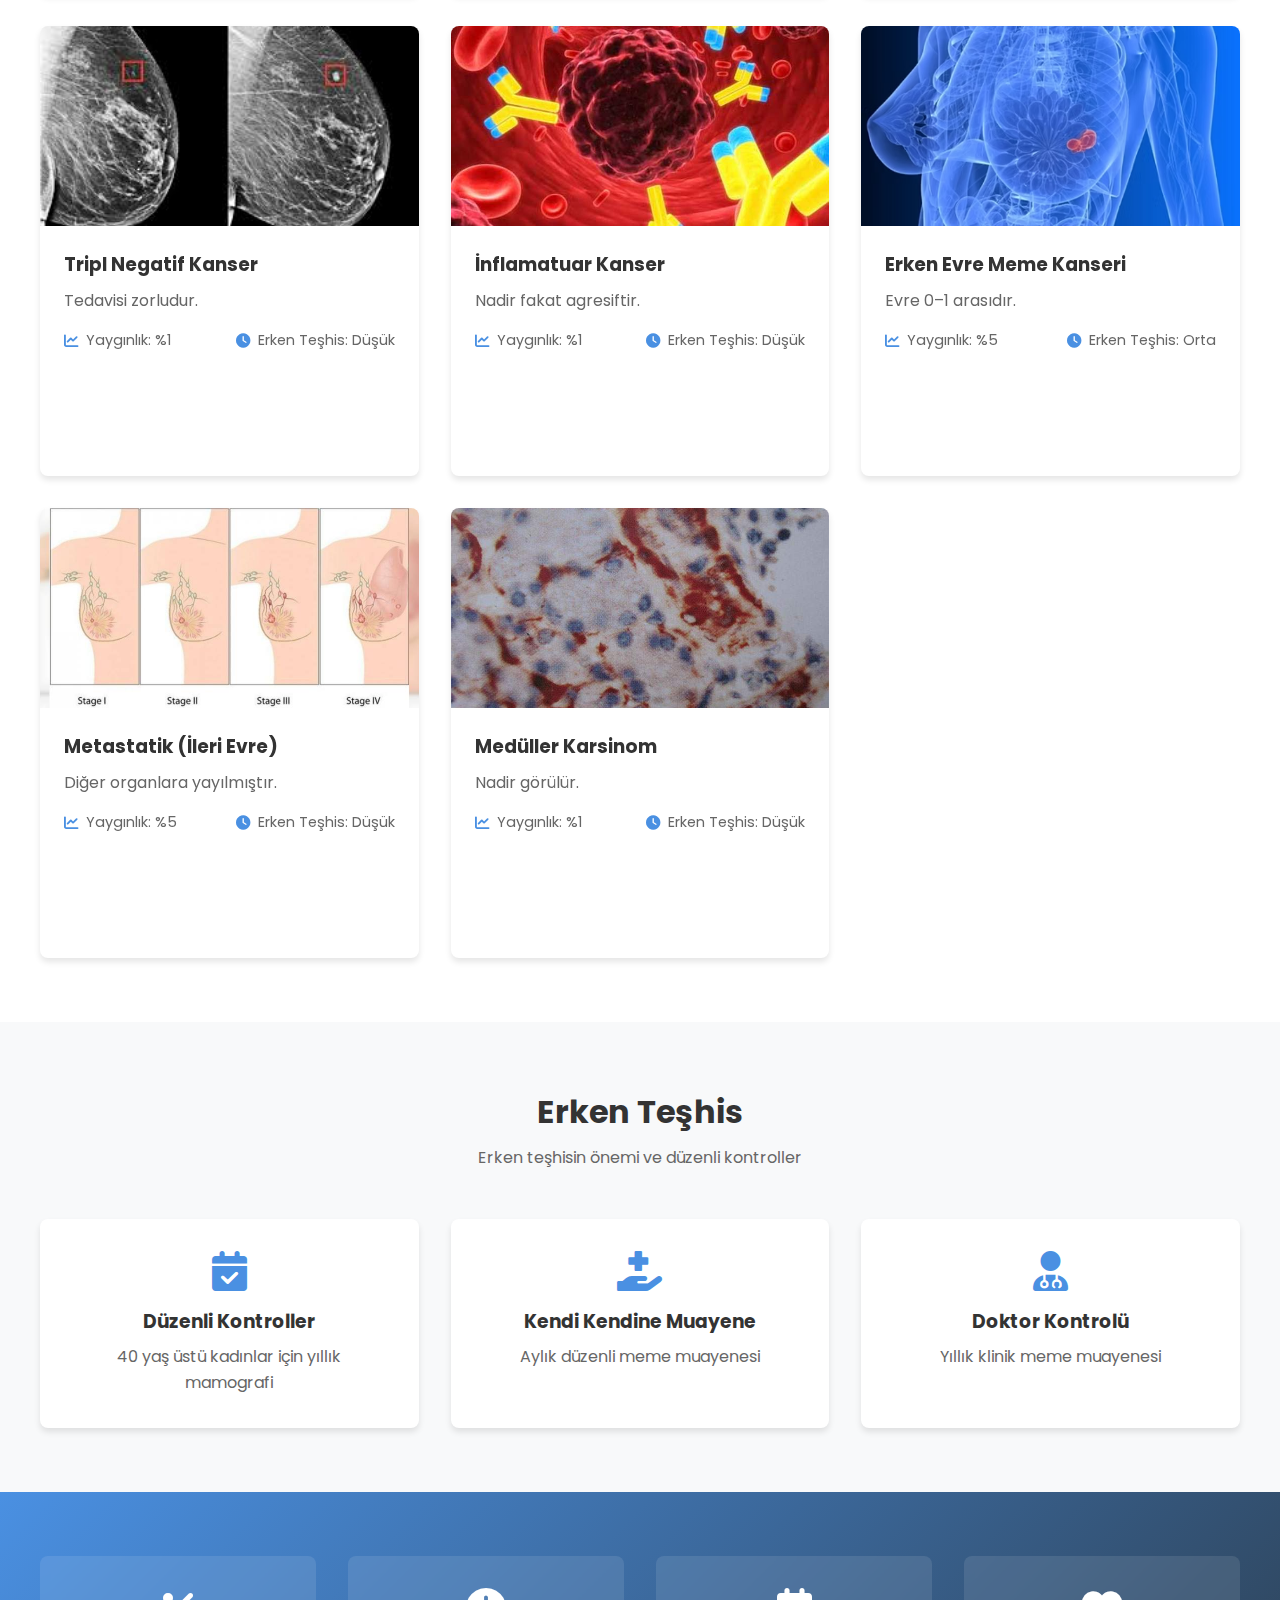
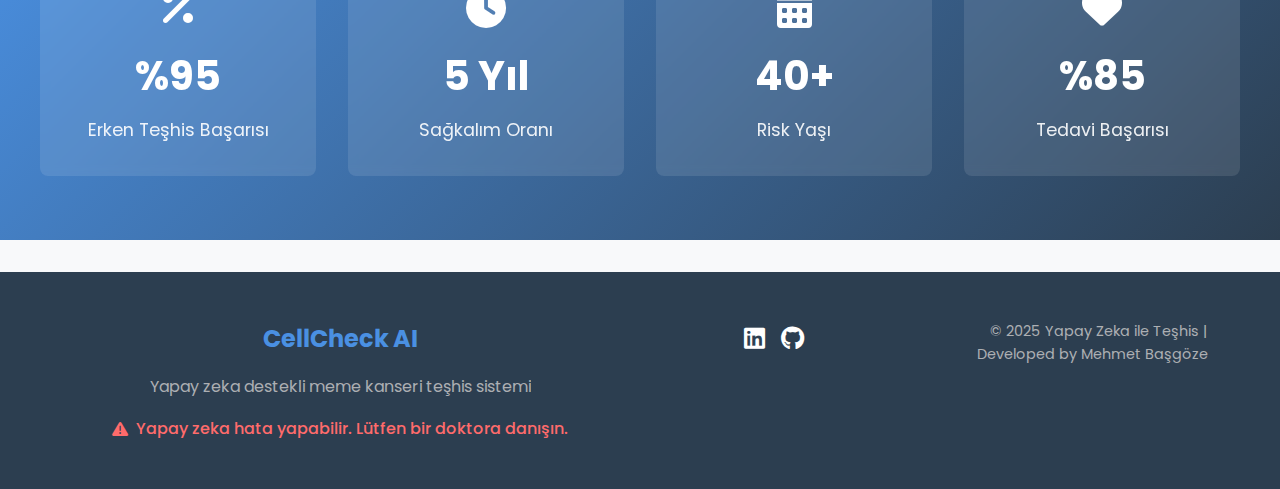
<file: templates/detay.html>
<!DOCTYPE html>
<html lang="tr">

<head>
    <meta charset="UTF-8" />
    <meta name="viewport" content="width=device-width, initial-scale=1.0" />
    <title>Kanser Türleri - Meme Kanseri Tedavisi</title>
    <link href="https://fonts.googleapis.com/css2?family=Poppins:wght@300;400;500;600;700&display=swap"
        rel="stylesheet">
    <link rel="stylesheet" href="https://cdnjs.cloudflare.com/ajax/libs/font-awesome/6.0.0/css/all.min.css" />
    <link rel="stylesheet" href="../style/main.css" />
    <link rel="stylesheet" href="../style/detay.css" />
</head>

<body>
    <!-- NAVIGATOR -->
    <nav class="navbar">
        <div class="navbar-container">
            <div class="navbar-logo">
                <a href="index.html" style="text-decoration: none; color: inherit; display: flex; align-items: center;">
                    <i class="fas fa-brain"></i>
                    <span>CellCheck AI</span>
                </a>
            </div>
            <div class="navbar-links">
                <a href="index.html"><i class="fas fa-home"></i> Anasayfa</a>
                <a href="detay.html" class="active"><i class="fas fa-book-medical"></i> Kanser Türleri</a>
                <a href="train.html"><i class="fas fa-chart-line"></i> Model Çıktıları</a>
                <a href="nutrition.html"><i class="fas fa-apple-alt"></i> Beslenme Önerileri</a>
            </div>
        </div>
    </nav>

    <div class="main-content">
        <!-- ÜST BÖLÜM -->
        <header class="hero-section">
            <div class="hero-content">
                <div class="hero-badge">
                    <i class="fas fa-book-medical"></i>
                    <span>Kanser Türleri ve Bilgiler</span>
                </div>
                <h1>Meme Kanseri Türleri ve Özellikleri</h1>
                <p>Meme kanserinin farklı türleri hakkında detaylı bilgi edinin ve erken teşhisin önemini keşfedin.</p>
                <div class="hero-stats">
                    <div class="stat-item">
                        <i class="fas fa-info-circle"></i>
                        <span>Detaylı Bilgi</span>
                    </div>
                    <div class="stat-item">
                        <i class="fas fa-exclamation-triangle"></i>
                        <span>Risk Faktörleri</span>
                    </div>
                    <div class="stat-item">
                        <i class="fas fa-heartbeat"></i>
                        <span>Erken Teşhis</span>
                    </div>
                </div>
            </div>
        </header>

        <!-- RİSK FAKTÖRLERİ -->
        <section class="risk-section">
            <div class="section-header">
                <h2>Risk Faktörleri</h2>
                <p>Meme kanseri riskini artıran faktörler ve korunma yöntemleri</p>
            </div>
            <div class="risk-container">
                <div class="risk-card">
                    <i class="fas fa-dna"></i>
                    <h3>Genetik Faktörler</h3>
                    <p>BRCA1 ve BRCA2 gen mutasyonları, aile öyküsü</p>
                </div>
                <div class="risk-card">
                    <i class="fas fa-birthday-cake"></i>
                    <h3>Yaş ve Cinsiyet</h3>
                    <p>50 yaş üstü kadınlarda risk artışı</p>
                </div>
                <div class="risk-card">
                    <i class="fas fa-weight"></i>
                    <h3>Yaşam Tarzı</h3>
                    <p>Obezite, hareketsizlik, alkol kullanımı</p>
                </div>
                <div class="risk-card">
                    <i class="fas fa-pills"></i>
                    <h3>Hormonal Faktörler</h3>
                    <p>Uzun süreli hormon tedavisi, erken adet</p>
                </div>
            </div>
        </section>

        <!-- KANSER TÜRLERİ -->
        <section class="cancer-types">
            <div class="section-header">
                <h2>Kanser Türleri</h2>
                <p>Meme kanserinin farklı türleri ve özellikleri</p>
            </div>
            <div class="card-container">
                <!-- Kart 1 -->
                <div class="flip-card">
                    <div class="flip-card-inner">
                        <div class="flip-card-front">
                            <div class="card-image">
                                <img src="../detayImages/detay1.jpg" alt="Duktal Karsinom" />
                            </div>
                            <div class="card-content">
                                <h3>Duktal Karsinom</h3>
                                <p>En sık rastlanan türdür.</p>
                                <div class="card-stats">
                                    <span><i class="fas fa-chart-line"></i> Yaygınlık: %80</span>
                                    <span><i class="fas fa-clock"></i> Erken Teşhis: Önemli</span>
                                </div>
                            </div>
                        </div>
                        <div class="flip-card-back">
                            <div class="back-content">
                                <h3>Detaylı Bilgi</h3>
                                <p>Meme kanallarında başlar, erken teşhisle yüksek tedavi başarısı vardır. İnvaziv ve in
                                    situ tipi bulunur.</p>
                                <ul class="info-list">
                                    <li><i class="fas fa-check"></i> Erken teşhis edilebilir</li>
                                    <li><i class="fas fa-check"></i> Tedavi başarısı yüksek</li>
                                    <li><i class="fas fa-check"></i> Mamografi ile tespit edilebilir</li>
                                </ul>
                            </div>
                        </div>
                    </div>
                </div>

                <!-- Kart 2 -->
                <div class="flip-card">
                    <div class="flip-card-inner">
                        <div class="flip-card-front">
                            <div class="card-image">
                                <img src="../detayImages/detay2.jpg" alt="Lobüler Karsinom" />
                            </div>
                            <div class="card-content">
                                <h3>Lobüler Karsinom</h3>
                                <p>Süt üreten loblarda gelişir.</p>
                                <div class="card-stats">
                                    <span><i class="fas fa-chart-line"></i> Yaygınlık: %15</span>
                                    <span><i class="fas fa-clock"></i> Erken Teşhis: Orta</span>
                                </div>
                            </div>
                        </div>
                        <div class="flip-card-back">
                            <div class="back-content">
                                <h3>Detaylı Bilgi</h3>
                                <p>Erken evrede belirti vermeyebilir. Hem iki memede birden görülebilir hem de gizli
                                    ilerleyebilir.</p>
                                <ul class="info-list">
                                    <li><i class="fas fa-check"></i> Erken teşhis edilebilir</li>
                                    <li><i class="fas fa-check"></i> Tedavi başarısı orta</li>
                                    <li><i class="fas fa-check"></i> Mamografi ile tespit edilebilir</li>
                                </ul>
                            </div>
                        </div>
                    </div>
                </div>

                <!-- Kart 3 -->
                <div class="flip-card">
                    <div class="flip-card-inner">
                        <div class="flip-card-front">
                            <div class="card-image">
                                <img src="../detayImages/detay3.jpeg" alt="Paget Hastalığı" />
                            </div>
                            <div class="card-content">
                                <h3>Paget Hastalığı</h3>
                                <p>Meme başında başlar.</p>
                                <div class="card-stats">
                                    <span><i class="fas fa-chart-line"></i> Yaygınlık: %5</span>
                                    <span><i class="fas fa-clock"></i> Erken Teşhis: Düşük</span>
                                </div>
                            </div>
                        </div>
                        <div class="flip-card-back">
                            <div class="back-content">
                                <h3>Detaylı Bilgi</h3>
                                <p>Meme ucunda kızarıklık, kabuklanma veya kaşıntı görülebilir. Genellikle altta yatan
                                    kanserle ilişkilidir.</p>
                                <ul class="info-list">
                                    <li><i class="fas fa-check"></i> Erken teşhis edilebilir</li>
                                    <li><i class="fas fa-check"></i> Tedavi başarısı düşük</li>
                                    <li><i class="fas fa-check"></i> Mamografi ile tespit edilebilir</li>
                                </ul>
                            </div>
                        </div>
                    </div>
                </div>

                <!-- Kart 4 -->
                <div class="flip-card">
                    <div class="flip-card-inner">
                        <div class="flip-card-front">
                            <div class="card-image">
                                <img src="../newsImages/images1.jpeg" alt="Tripl Negatif Kanser" />
                            </div>
                            <div class="card-content">
                                <h3>Tripl Negatif Kanser</h3>
                                <p>Tedavisi zorludur.</p>
                                <div class="card-stats">
                                    <span><i class="fas fa-chart-line"></i> Yaygınlık: %1</span>
                                    <span><i class="fas fa-clock"></i> Erken Teşhis: Düşük</span>
                                </div>
                            </div>
                        </div>
                        <div class="flip-card-back">
                            <div class="back-content">
                                <h3>Detaylı Bilgi</h3>
                                <p>Hormonal reseptör barındırmaz, agresiftir. Kemoterapi ilk seçenektir. Genç kadınlarda
                                    daha sık görülür.</p>
                                <ul class="info-list">
                                    <li><i class="fas fa-check"></i> Tedavi zorlu</li>
                                    <li><i class="fas fa-check"></i> Tedavi başarısı düşük</li>
                                    <li><i class="fas fa-check"></i> Genç kadınlarda daha sık görülür</li>
                                </ul>
                            </div>
                        </div>
                    </div>
                </div>

                <!-- Kart 5 -->
                <div class="flip-card">
                    <div class="flip-card-inner">
                        <div class="flip-card-front">
                            <div class="card-image">
                                <img src="../detayImages/detay5.jpg" alt="İnflamatuar Kanser" />
                            </div>
                            <div class="card-content">
                                <h3>İnflamatuar Kanser</h3>
                                <p>Nadir fakat agresiftir.</p>
                                <div class="card-stats">
                                    <span><i class="fas fa-chart-line"></i> Yaygınlık: %1</span>
                                    <span><i class="fas fa-clock"></i> Erken Teşhis: Düşük</span>
                                </div>
                            </div>
                        </div>
                        <div class="flip-card-back">
                            <div class="back-content">
                                <h3>Detaylı Bilgi</h3>
                                <p>Meme kızarır, şişer ve sıcaklık artışı görülür. Hızla yayılabilir, genellikle geç
                                    fark
                                    edilir.</p>
                                <ul class="info-list">
                                    <li><i class="fas fa-check"></i> Tedavi zorlu</li>
                                    <li><i class="fas fa-check"></i> Tedavi başarısı düşük</li>
                                    <li><i class="fas fa-check"></i> Hızla yayılabilir</li>
                                </ul>
                            </div>
                        </div>
                    </div>
                </div>

                <!-- Kart 6 -->
                <div class="flip-card">
                    <div class="flip-card-inner">
                        <div class="flip-card-front">
                            <div class="card-image">
                                <img src="../detayImages/detay6.avif" alt="Erken Evre Meme Kanseri" />
                            </div>
                            <div class="card-content">
                                <h3>Erken Evre Meme Kanseri</h3>
                                <p>Evre 0–1 arasıdır.</p>
                                <div class="card-stats">
                                    <span><i class="fas fa-chart-line"></i> Yaygınlık: %5</span>
                                    <span><i class="fas fa-clock"></i> Erken Teşhis: Orta</span>
                                </div>
                            </div>
                        </div>
                        <div class="flip-card-back">
                            <div class="back-content">
                                <h3>Detaylı Bilgi</h3>
                                <p>Genellikle in situ tiptedir. Erken tedavi ile %95+ başarı sağlanabilir. Mamografi ile
                                    tespit edilir.</p>
                                <ul class="info-list">
                                    <li><i class="fas fa-check"></i> Erken tedavi ile %95+ başarı sağlanabilir</li>
                                    <li><i class="fas fa-check"></i> Mamografi ile tespit edilebilir</li>
                                    <li><i class="fas fa-check"></i> Tedavi başarısı orta</li>
                                </ul>
                            </div>
                        </div>
                    </div>
                </div>

                <!-- Kart 7 -->
                <div class="flip-card">
                    <div class="flip-card-inner">
                        <div class="flip-card-front">
                            <div class="card-image">
                                <img src="../detayImages/detay7.jpg" alt="Metastatik (İleri Evre)" />
                            </div>
                            <div class="card-content">
                                <h3>Metastatik (İleri Evre)</h3>
                                <p>Diğer organlara yayılmıştır.</p>
                                <div class="card-stats">
                                    <span><i class="fas fa-chart-line"></i> Yaygınlık: %5</span>
                                    <span><i class="fas fa-clock"></i> Erken Teşhis: Düşük</span>
                                </div>
                            </div>
                        </div>
                        <div class="flip-card-back">
                            <div class="back-content">
                                <h3>Detaylı Bilgi</h3>
                                <p>Akciğer, kemik, karaciğer gibi uzak bölgelere sıçramıştır. Yaşam kalitesi odaklı
                                    tedavi
                                    planlanır.</p>
                                <ul class="info-list">
                                    <li><i class="fas fa-check"></i> Tedavi zorlu</li>
                                    <li><i class="fas fa-check"></i> Tedavi başarısı düşük</li>
                                    <li><i class="fas fa-check"></i> Uzak bölgelere sıçramıştır</li>
                                </ul>
                            </div>
                        </div>
                    </div>
                </div>

                <!-- Kart 8 -->
                <div class="flip-card">
                    <div class="flip-card-inner">
                        <div class="flip-card-front">
                            <div class="card-image">
                                <img src="../detayImages/detay8.jpg" alt="Medüller Karsinom" />
                            </div>
                            <div class="card-content">
                                <h3>Medüller Karsinom</h3>
                                <p>Nadir görülür.</p>
                                <div class="card-stats">
                                    <span><i class="fas fa-chart-line"></i> Yaygınlık: %1</span>
                                    <span><i class="fas fa-clock"></i> Erken Teşhis: Düşük</span>
                                </div>
                            </div>
                        </div>
                        <div class="flip-card-back">
                            <div class="back-content">
                                <h3>Detaylı Bilgi</h3>
                                <p>Büyüme hızı düşüktür, iyi sınırlıdır. Prognozu diğerlerine göre daha iyidir. Genç
                                    yaşta
                                    daha sık rastlanır.</p>
                                <ul class="info-list">
                                    <li><i class="fas fa-check"></i> Tedavi zorlu</li>
                                    <li><i class="fas fa-check"></i> Tedavi başarısı düşük</li>
                                    <li><i class="fas fa-check"></i> Büyüme hızı düşük</li>
                                </ul>
                            </div>
                        </div>
                    </div>
                </div>
            </div>
        </section>

        <!-- ERKEN TEŞHİS -->
        <section class="early-detection">
            <div class="section-header">
                <h2>Erken Teşhis</h2>
                <p>Erken teşhisin önemi ve düzenli kontroller</p>
            </div>
            <div class="detection-container">
                <div class="detection-card">
                    <i class="fas fa-calendar-check"></i>
                    <h3>Düzenli Kontroller</h3>
                    <p>40 yaş üstü kadınlar için yıllık mamografi</p>
                </div>
                <div class="detection-card">
                    <i class="fas fa-hand-holding-medical"></i>
                    <h3>Kendi Kendine Muayene</h3>
                    <p>Aylık düzenli meme muayenesi</p>
                </div>
                <div class="detection-card">
                    <i class="fas fa-user-md"></i>
                    <h3>Doktor Kontrolü</h3>
                    <p>Yıllık klinik meme muayenesi</p>
                </div>
            </div>
        </section>

        <!-- İSTATİSTİKLER -->
        <section class="stats-section">
            <div class="stats-container">
                <div class="stat-box">
                    <i class="fas fa-percentage"></i>
                    <h3>%95</h3>
                    <p>Erken Teşhis Başarısı</p>
                </div>
                <div class="stat-box">
                    <i class="fas fa-clock"></i>
                    <h3>5 Yıl</h3>
                    <p>Sağkalım Oranı</p>
                </div>
                <div class="stat-box">
                    <i class="fas fa-calendar-alt"></i>
                    <h3>40+</h3>
                    <p>Risk Yaşı</p>
                </div>
                <div class="stat-box">
                    <i class="fas fa-heart"></i>
                    <h3>%85</h3>
                    <p>Tedavi Başarısı</p>
                </div>
            </div>
        </section>
    </div>

    <!-- FOOTER -->
    <footer>
        <div class="footer-content">
            <div class="footer-info">
                <h3>CellCheck AI</h3>
                <p>Yapay zeka destekli meme kanseri teşhis sistemi</p>
                <div class="warning-message">
                    <i class="fas fa-exclamation-triangle"></i>
                    <span>Yapay zeka hata yapabilir. Lütfen bir doktora danışın.</span>
                </div>
            </div>
            <div class="social-links">
                <a href="https://www.linkedin.com/in/mehmetbasgoze/"><i class="fab fa-linkedin"></i></a>
                <a href="https://github.com/memollizm"><i class="fab fa-github"></i></a>
            </div>
            <div class="footer-copyright">
                <p>© 2025 Yapay Zeka ile Teşhis | <span>Developed by Mehmet Başgöze</span></p>
            </div>
        </div>
    </footer>

    <script src="../script/detay.js"></script>
</body>

</html>
</file>
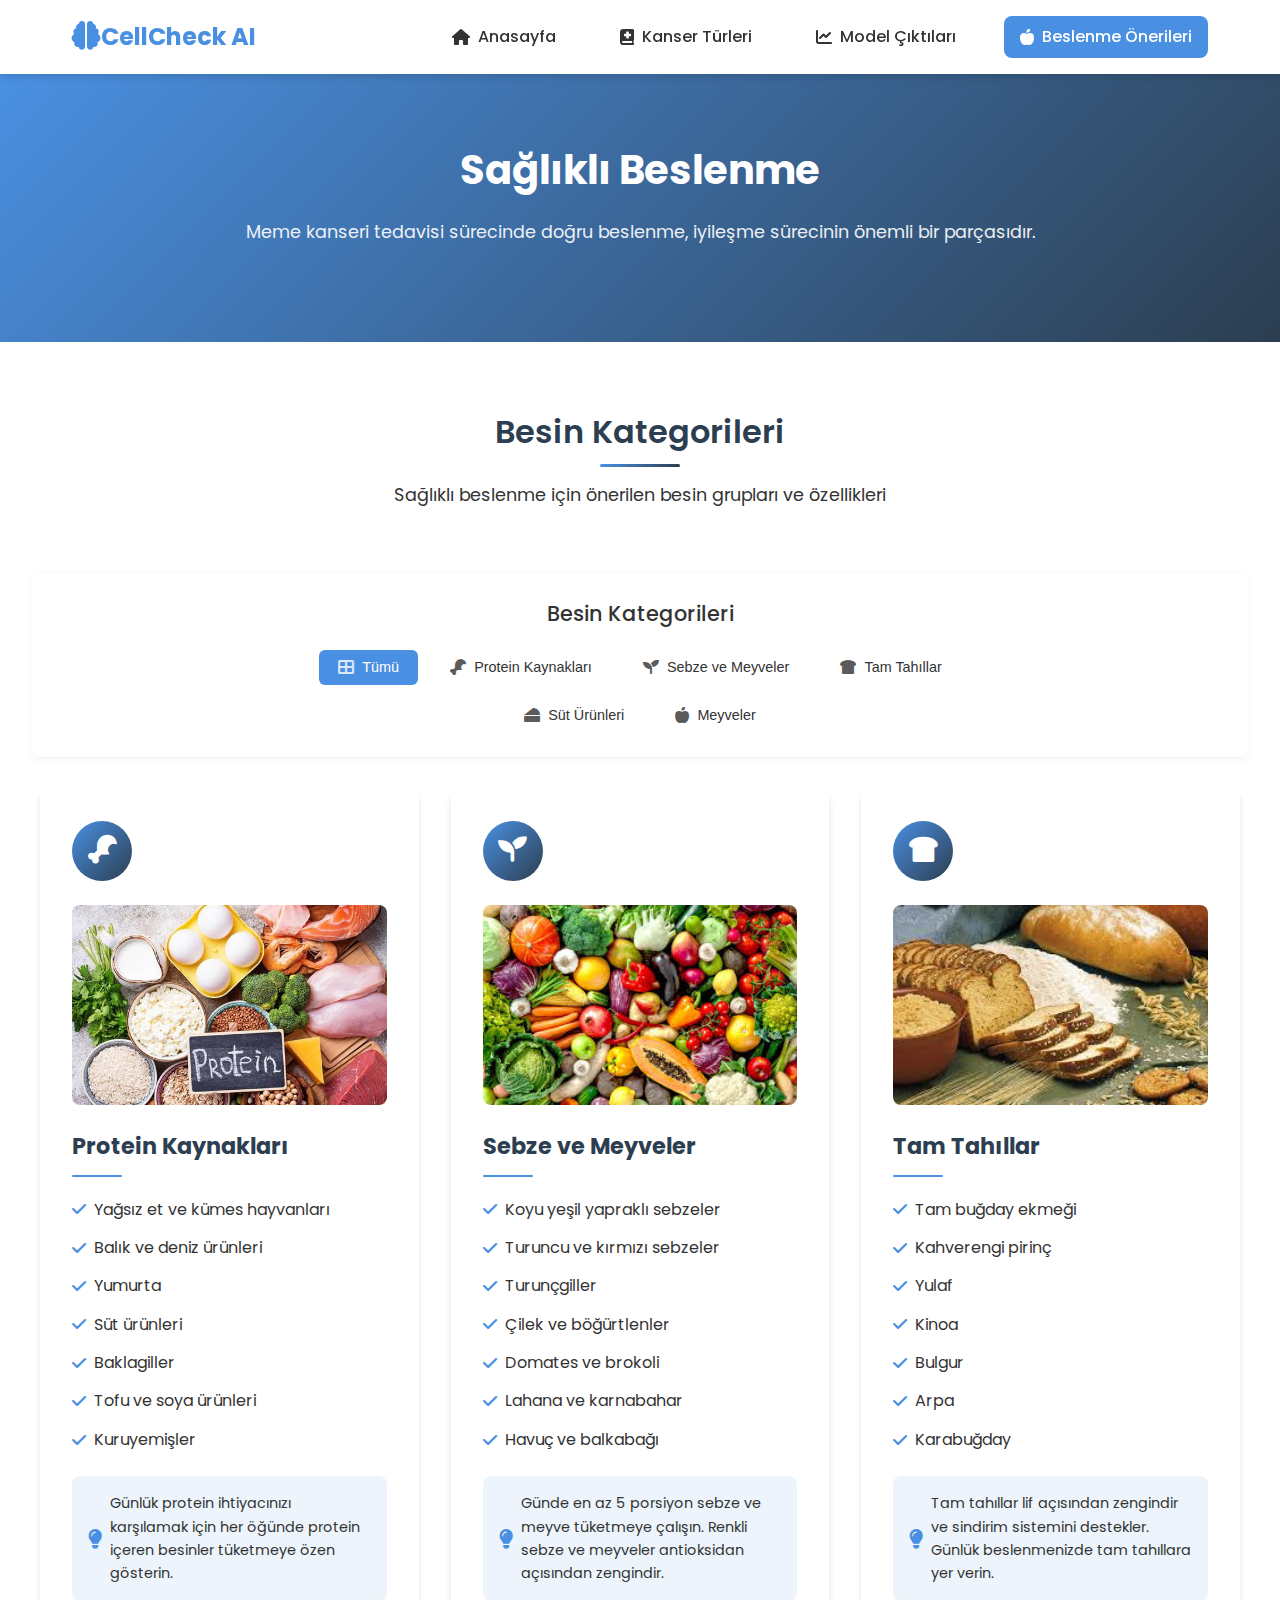
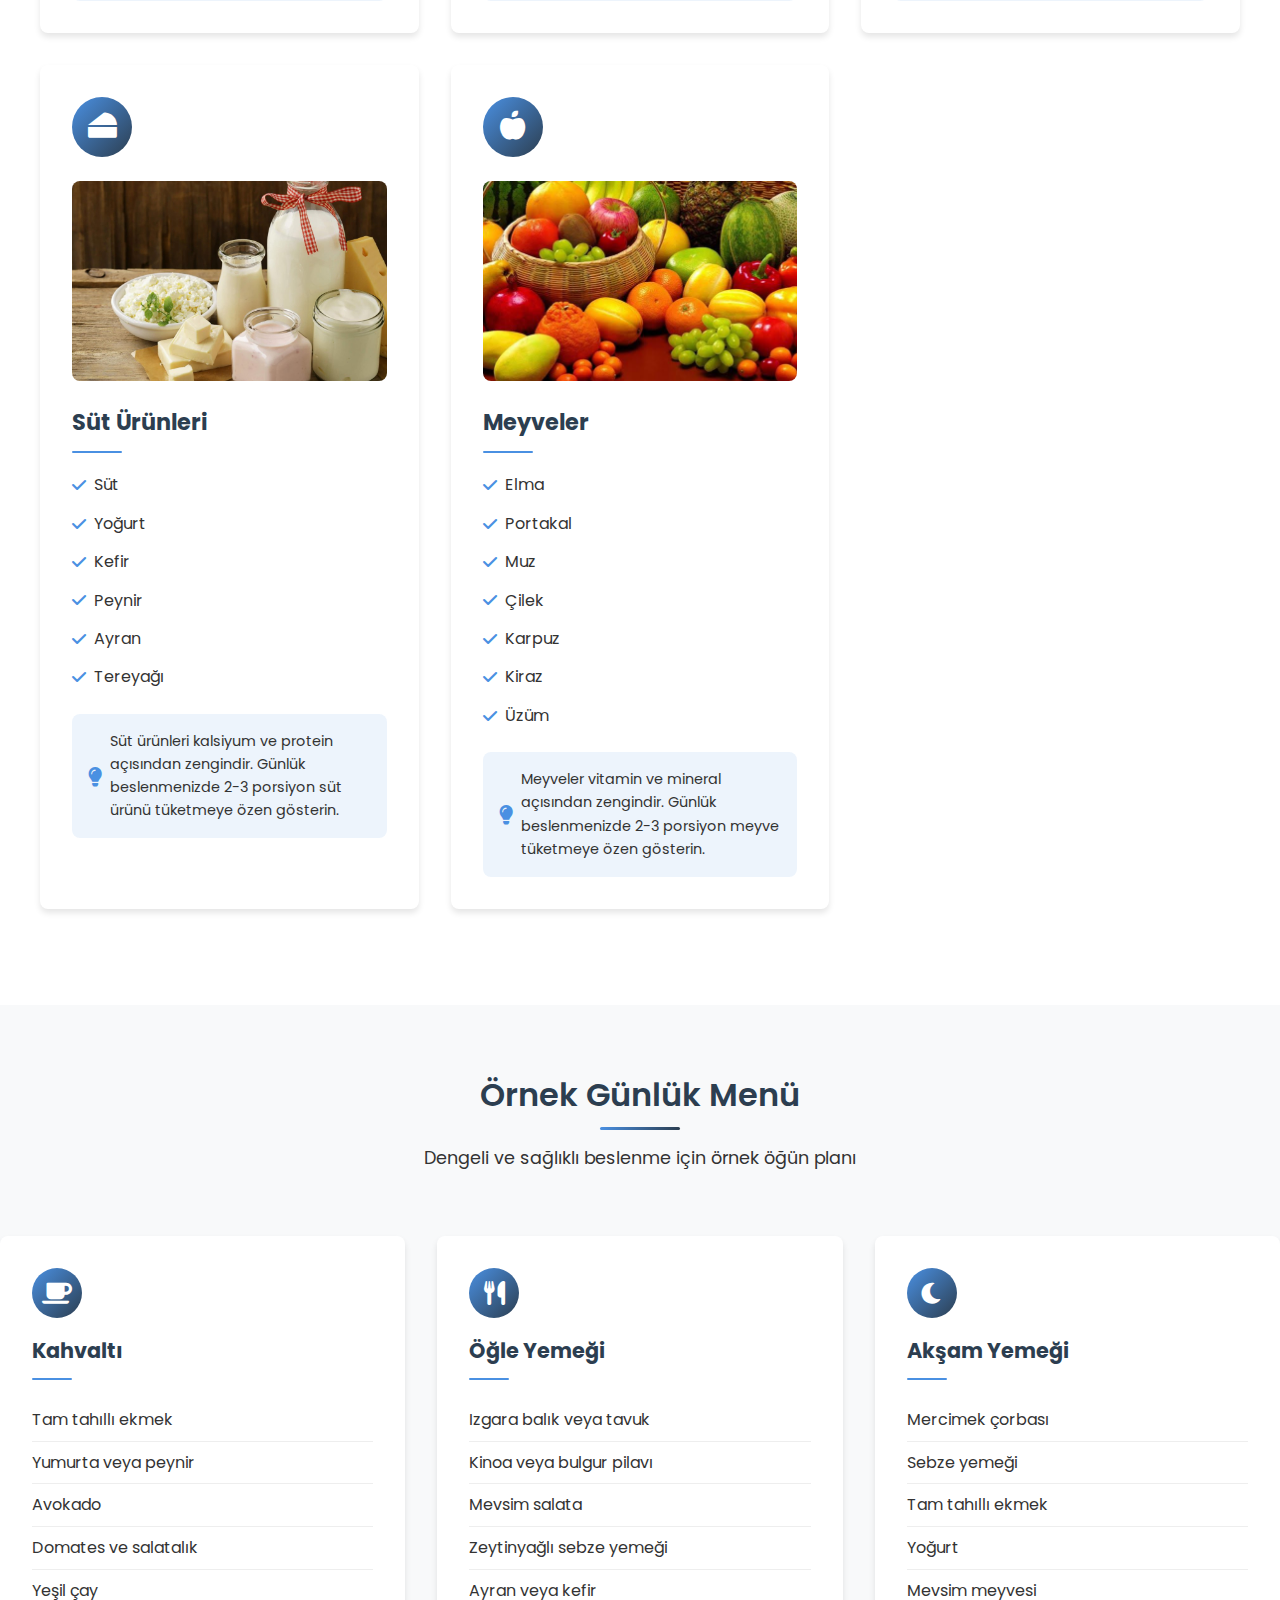
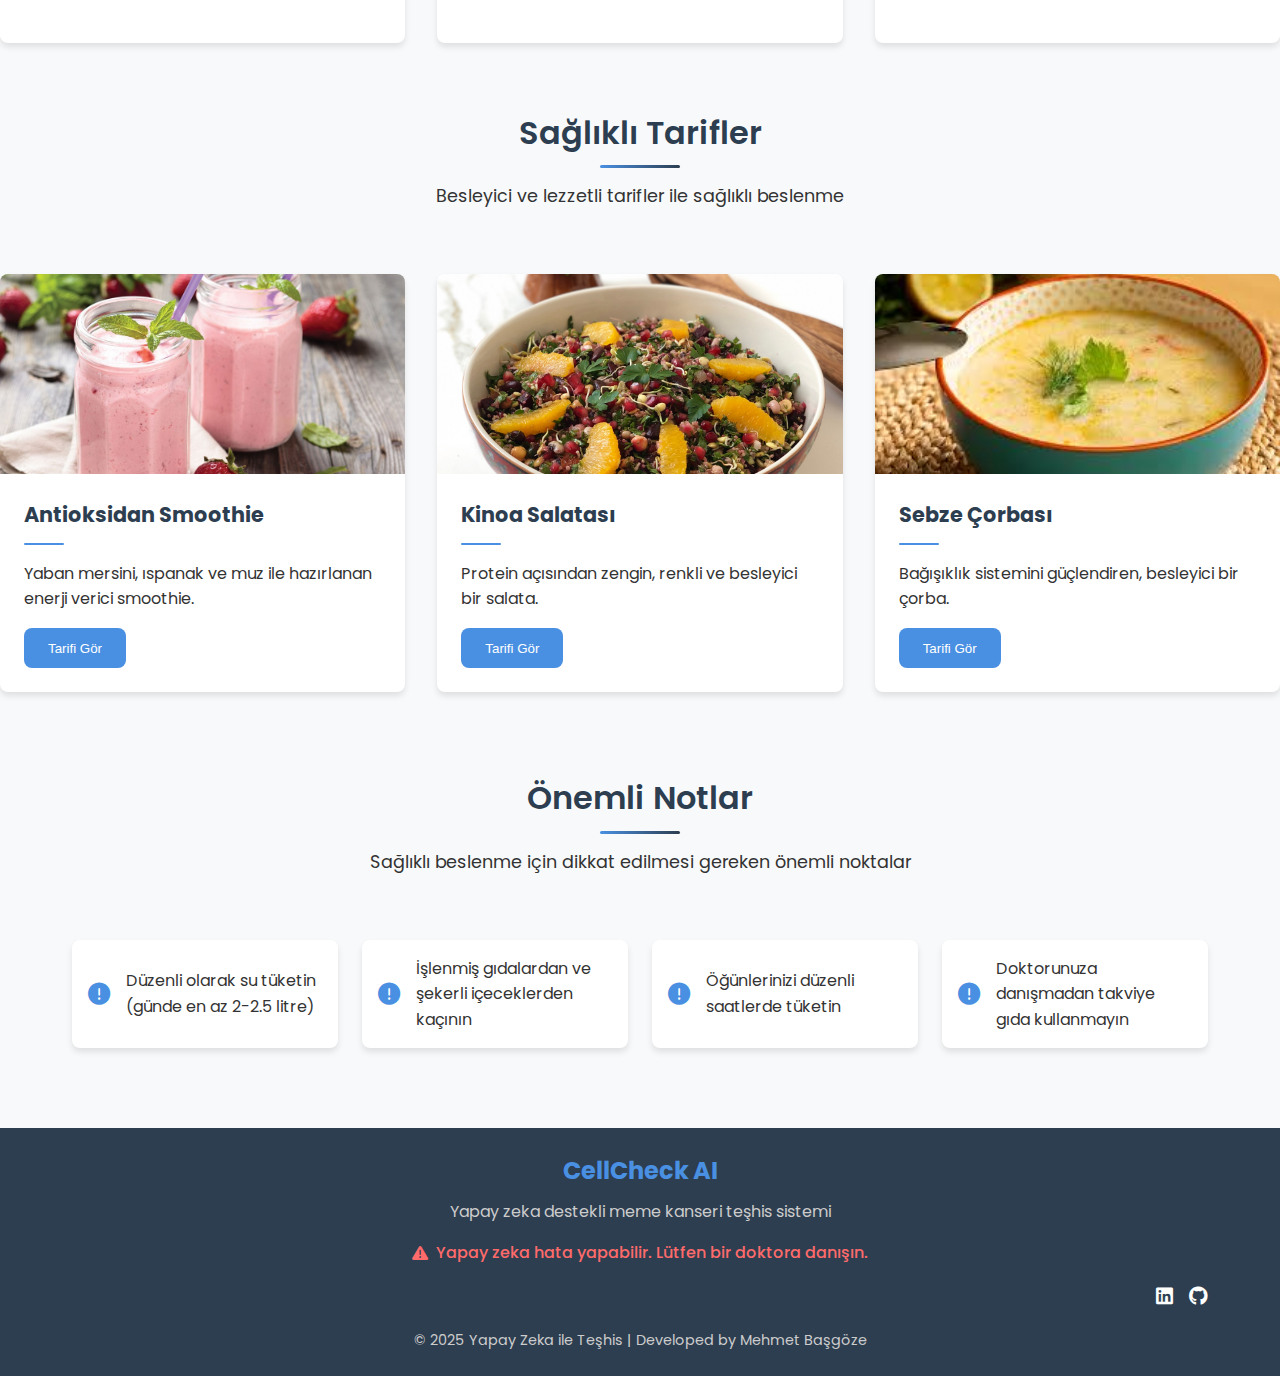
<file: templates/nutrition.html>
<!DOCTYPE html>
<html lang="tr">

<head>
    <meta charset="UTF-8" />
    <meta name="viewport" content="width=device-width, initial-scale=1.0" />
    <title>Beslenme Önerileri - Meme Kanseri Tedavisi</title>
    <link rel="stylesheet" href="../style/main.css" />
    <link rel="stylesheet" href="../style/nutrition.css" />
    <link href="https://fonts.googleapis.com/css2?family=Poppins:wght@300;400;500;600;700&display=swap"
        rel="stylesheet">
    <link rel="stylesheet" href="https://cdnjs.cloudflare.com/ajax/libs/font-awesome/6.0.0/css/all.min.css">
</head>

<body>
    <nav class="navbar">
        <div class="navbar-container">
            <div class="navbar-logo">
                <a href="index.html" style="text-decoration: none; color: inherit; display: flex; align-items: center;">
                    <i class="fas fa-brain"></i>
                    <span>CellCheck AI</span>
                </a>
            </div>
            <div class="navbar-links">
                <a href="index.html"><i class="fas fa-home"></i> Anasayfa</a>
                <a href="detay.html"><i class="fas fa-book-medical"></i> Kanser Türleri</a>
                <a href="train.html"><i class="fas fa-chart-line"></i> Model Çıktıları</a>
                <a href="nutrition.html" class="active"><i class="fas fa-apple-alt"></i> Beslenme Önerileri</a>
            </div>
        </div>
    </nav>

    <header class="hero">
        <div class="hero-content">
            <h1>Sağlıklı Beslenme</h1>
            <p>Meme kanseri tedavisi sürecinde doğru beslenme, iyileşme sürecinin önemli bir parçasıdır.</p>
        </div>
    </header>

    <section class="nutrition-section">
        <div class="section-title">
            <h2>Besin Kategorileri</h2>
            <p>Sağlıklı beslenme için önerilen besin grupları ve özellikleri</p>
        </div>
        <div class="filter-container">
            <h3>Besin Kategorileri</h3>
            <div class="filter-buttons">
                <button class="filter-btn active" data-filter="all">
                    <i class="fas fa-th-large"></i> Tümü
                </button>
                <button class="filter-btn" data-filter="protein">
                    <i class="fas fa-drumstick-bite"></i> Protein Kaynakları
                </button>
                <button class="filter-btn" data-filter="vegetables">
                    <i class="fas fa-seedling"></i> Sebze ve Meyveler
                </button>
                <button class="filter-btn" data-filter="grains">
                    <i class="fas fa-bread-slice"></i> Tam Tahıllar
                </button>
                <button class="filter-btn" data-filter="dairy">
                    <i class="fas fa-cheese"></i> Süt Ürünleri
                </button>
                <button class="filter-btn" data-filter="fruits">
                    <i class="fas fa-apple-alt"></i> Meyveler
                </button>
            </div>
        </div>

        <div class="nutrition-container">
            <div class="nutrition-card" data-category="protein">
                <div class="nutrition-icon">
                    <i class="fas fa-drumstick-bite"></i>
                </div>
                <div class="nutrition-image">
                    <img src="../images/nutrition/protein.jpg" alt="Protein Kaynakları">
                </div>
                <h3>Protein Kaynakları</h3>
                <ul class="nutrition-list">
                    <li><i class="fas fa-check"></i> Yağsız et ve kümes hayvanları</li>
                    <li><i class="fas fa-check"></i> Balık ve deniz ürünleri</li>
                    <li><i class="fas fa-check"></i> Yumurta</li>
                    <li><i class="fas fa-check"></i> Süt ürünleri</li>
                    <li><i class="fas fa-check"></i> Baklagiller</li>
                    <li><i class="fas fa-check"></i> Tofu ve soya ürünleri</li>
                    <li><i class="fas fa-check"></i> Kuruyemişler</li>
                </ul>
                <div class="nutrition-tip">
                    <i class="fas fa-lightbulb"></i>
                    <p>Günlük protein ihtiyacınızı karşılamak için her öğünde protein içeren besinler tüketmeye özen
                        gösterin.</p>
                </div>
            </div>

            <div class="nutrition-card" data-category="vegetables">
                <div class="nutrition-icon">
                    <i class="fas fa-seedling"></i>
                </div>
                <div class="nutrition-image">
                    <img src="../images/nutrition/vegetables.jpeg" alt="Sebze ve Meyveler">
                </div>
                <h3>Sebze ve Meyveler</h3>
                <ul class="nutrition-list">
                    <li><i class="fas fa-check"></i> Koyu yeşil yapraklı sebzeler</li>
                    <li><i class="fas fa-check"></i> Turuncu ve kırmızı sebzeler</li>
                    <li><i class="fas fa-check"></i> Turunçgiller</li>
                    <li><i class="fas fa-check"></i> Çilek ve böğürtlenler</li>
                    <li><i class="fas fa-check"></i> Domates ve brokoli</li>
                    <li><i class="fas fa-check"></i> Lahana ve karnabahar</li>
                    <li><i class="fas fa-check"></i> Havuç ve balkabağı</li>
                </ul>
                <div class="nutrition-tip">
                    <i class="fas fa-lightbulb"></i>
                    <p>Günde en az 5 porsiyon sebze ve meyve tüketmeye çalışın. Renkli sebze ve meyveler antioksidan
                        açısından zengindir.</p>
                </div>
            </div>

            <div class="nutrition-card" data-category="grains">
                <div class="nutrition-icon">
                    <i class="fas fa-bread-slice"></i>
                </div>
                <div class="nutrition-image">
                    <img src="../images/nutrition/grains.jpeg" alt="Tam Tahıllar">
                </div>
                <h3>Tam Tahıllar</h3>
                <ul class="nutrition-list">
                    <li><i class="fas fa-check"></i> Tam buğday ekmeği</li>
                    <li><i class="fas fa-check"></i> Kahverengi pirinç</li>
                    <li><i class="fas fa-check"></i> Yulaf</li>
                    <li><i class="fas fa-check"></i> Kinoa</li>
                    <li><i class="fas fa-check"></i> Bulgur</li>
                    <li><i class="fas fa-check"></i> Arpa</li>
                    <li><i class="fas fa-check"></i> Karabuğday</li>
                </ul>
                <div class="nutrition-tip">
                    <i class="fas fa-lightbulb"></i>
                    <p>Tam tahıllar lif açısından zengindir ve sindirim sistemini destekler. Günlük beslenmenizde tam
                        tahıllara yer verin.</p>
                </div>
            </div>

            <div class="nutrition-card" data-category="dairy">
                <div class="nutrition-icon">
                    <i class="fas fa-cheese"></i>
                </div>
                <div class="nutrition-image">
                    <img src="../images/nutrition/dairy.jpg" alt="Süt Ürünleri">
                </div>
                <h3>Süt Ürünleri</h3>
                <ul class="nutrition-list">
                    <li><i class="fas fa-check"></i> Süt</li>
                    <li><i class="fas fa-check"></i> Yoğurt</li>
                    <li><i class="fas fa-check"></i> Kefir</li>
                    <li><i class="fas fa-check"></i> Peynir</li>
                    <li><i class="fas fa-check"></i> Ayran</li>
                    <li><i class="fas fa-check"></i> Tereyağı</li>
                </ul>
                <div class="nutrition-tip">
                    <i class="fas fa-lightbulb"></i>
                    <p>Süt ürünleri kalsiyum ve protein açısından zengindir. Günlük beslenmenizde 2-3 porsiyon süt ürünü
                        tüketmeye özen gösterin.</p>
                </div>
            </div>

            <div class="nutrition-card" data-category="fruits">
                <div class="nutrition-icon">
                    <i class="fas fa-apple-alt"></i>
                </div>
                <div class="nutrition-image">
                    <img src="../images/nutrition/fruits.jpeg" alt="Meyveler">
                </div>
                <h3>Meyveler</h3>
                <ul class="nutrition-list">
                    <li><i class="fas fa-check"></i> Elma</li>
                    <li><i class="fas fa-check"></i> Portakal</li>
                    <li><i class="fas fa-check"></i> Muz</li>
                    <li><i class="fas fa-check"></i> Çilek</li>
                    <li><i class="fas fa-check"></i> Karpuz</li>
                    <li><i class="fas fa-check"></i> Kiraz</li>
                    <li><i class="fas fa-check"></i> Üzüm</li>
                </ul>
                <div class="nutrition-tip">
                    <i class="fas fa-lightbulb"></i>
                    <p>Meyveler vitamin ve mineral açısından zengindir. Günlük beslenmenizde 2-3 porsiyon meyve
                        tüketmeye özen gösterin.</p>
                </div>
            </div>
        </div>
    </section>

    <section class="meal-plan-section">
        <div class="section-title">
            <h2>Örnek Günlük Menü</h2>
            <p>Dengeli ve sağlıklı beslenme için örnek öğün planı</p>
        </div>
        <div class="meal-plan-container">
            <div class="meal-card">
                <div class="meal-icon">
                    <i class="fas fa-coffee"></i>
                </div>
                <h3>Kahvaltı</h3>
                <ul class="meal-list">
                    <li>Tam tahıllı ekmek</li>
                    <li>Yumurta veya peynir</li>
                    <li>Avokado</li>
                    <li>Domates ve salatalık</li>
                    <li>Yeşil çay</li>
                </ul>
            </div>

            <div class="meal-card">
                <div class="meal-icon">
                    <i class="fas fa-utensils"></i>
                </div>
                <h3>Öğle Yemeği</h3>
                <ul class="meal-list">
                    <li>Izgara balık veya tavuk</li>
                    <li>Kinoa veya bulgur pilavı</li>
                    <li>Mevsim salata</li>
                    <li>Zeytinyağlı sebze yemeği</li>
                    <li>Ayran veya kefir</li>
                </ul>
            </div>

            <div class="meal-card">
                <div class="meal-icon">
                    <i class="fas fa-moon"></i>
                </div>
                <h3>Akşam Yemeği</h3>
                <ul class="meal-list">
                    <li>Mercimek çorbası</li>
                    <li>Sebze yemeği</li>
                    <li>Tam tahıllı ekmek</li>
                    <li>Yoğurt</li>
                    <li>Mevsim meyvesi</li>
                </ul>
            </div>
        </div>
    </section>

    <section class="recipes-section">
        <div class="section-title">
            <h2>Sağlıklı Tarifler</h2>
            <p>Besleyici ve lezzetli tarifler ile sağlıklı beslenme</p>
        </div>
        <div class="recipes-container">
            <div class="recipe-card">
                <div class="recipe-image">
                    <img src="../images/nutrition/recipe1.jpg" alt="Antioksidan Smoothie">
                </div>
                <div class="recipe-content">
                    <h3>Antioksidan Smoothie</h3>
                    <p>Yaban mersini, ıspanak ve muz ile hazırlanan enerji verici smoothie.</p>
                    <button class="recipe-btn" data-recipe="smoothie">Tarifi Gör</button>
                </div>
            </div>

            <div class="recipe-card">
                <div class="recipe-image">
                    <img src="../images/nutrition/recipe2.jpg" alt="Kinoa Salatası">
                </div>
                <div class="recipe-content">
                    <h3>Kinoa Salatası</h3>
                    <p>Protein açısından zengin, renkli ve besleyici bir salata.</p>
                    <button class="recipe-btn" data-recipe="kinoa">Tarifi Gör</button>
                </div>
            </div>

            <div class="recipe-card">
                <div class="recipe-image">
                    <img src="../images/nutrition/recipe3.jpg" alt="Sebze Çorbası">
                </div>
                <div class="recipe-content">
                    <h3>Sebze Çorbası</h3>
                    <p>Bağışıklık sistemini güçlendiren, besleyici bir çorba.</p>
                    <button class="recipe-btn" data-recipe="soup">Tarifi Gör</button>
                </div>
            </div>
        </div>
    </section>

    <!-- Tarif Pop-up -->
    <div class="recipe-popup" id="recipePopup">
        <div class="popup-content">
            <button class="close-popup"><i class="fas fa-times"></i></button>
            <div class="popup-header">
                <h3 id="popupTitle"></h3>
            </div>
            <div class="popup-body">
                <div class="recipe-ingredients">
                    <h4>Malzemeler</h4>
                    <ul id="popupIngredients"></ul>
                </div>
                <div class="recipe-instructions">
                    <h4>Hazırlanışı</h4>
                    <ol id="popupInstructions"></ol>
                </div>
                <div class="recipe-tips">
                    <h4>Öneriler</h4>
                    <p id="popupTips"></p>
                </div>
            </div>
        </div>
    </div>

    <section class="important-notes">
        <div class="section-title">
            <h2>Önemli Notlar</h2>
            <p>Sağlıklı beslenme için dikkat edilmesi gereken önemli noktalar</p>
        </div>
        <div class="notes-container">
            <div class="note-item">
                <i class="fas fa-exclamation-circle"></i>
                <p>Düzenli olarak su tüketin (günde en az 2-2.5 litre)</p>
            </div>
            <div class="note-item">
                <i class="fas fa-exclamation-circle"></i>
                <p>İşlenmiş gıdalardan ve şekerli içeceklerden kaçının</p>
            </div>
            <div class="note-item">
                <i class="fas fa-exclamation-circle"></i>
                <p>Öğünlerinizi düzenli saatlerde tüketin</p>
            </div>
            <div class="note-item">
                <i class="fas fa-exclamation-circle"></i>
                <p>Doktorunuza danışmadan takviye gıda kullanmayın</p>
            </div>
        </div>
    </section>

    <!-- FOOTER -->
    <footer>
        <div class="footer-content">
            <div class="footer-info">
                <h3>CellCheck AI</h3>
                <p>Yapay zeka destekli meme kanseri teşhis sistemi</p>
                <div class="warning-message">
                    <i class="fas fa-exclamation-triangle"></i>
                    <span>Yapay zeka hata yapabilir. Lütfen bir doktora danışın.</span>
                </div>
            </div>
            <div class="social-links">
                <a href="https://www.linkedin.com/in/mehmetbasgoze/"><i class="fab fa-linkedin"></i></a>
                <a href="https://github.com/memollizm"><i class="fab fa-github"></i></a>
            </div>
            <div class="footer-copyright">
                <p>© 2025 Yapay Zeka ile Teşhis | <span>Developed by Mehmet Başgöze</span></p>
            </div>
        </div>
    </footer>

    <script src="../script/nutrition.js"></script>
</body>

</html>
</file>
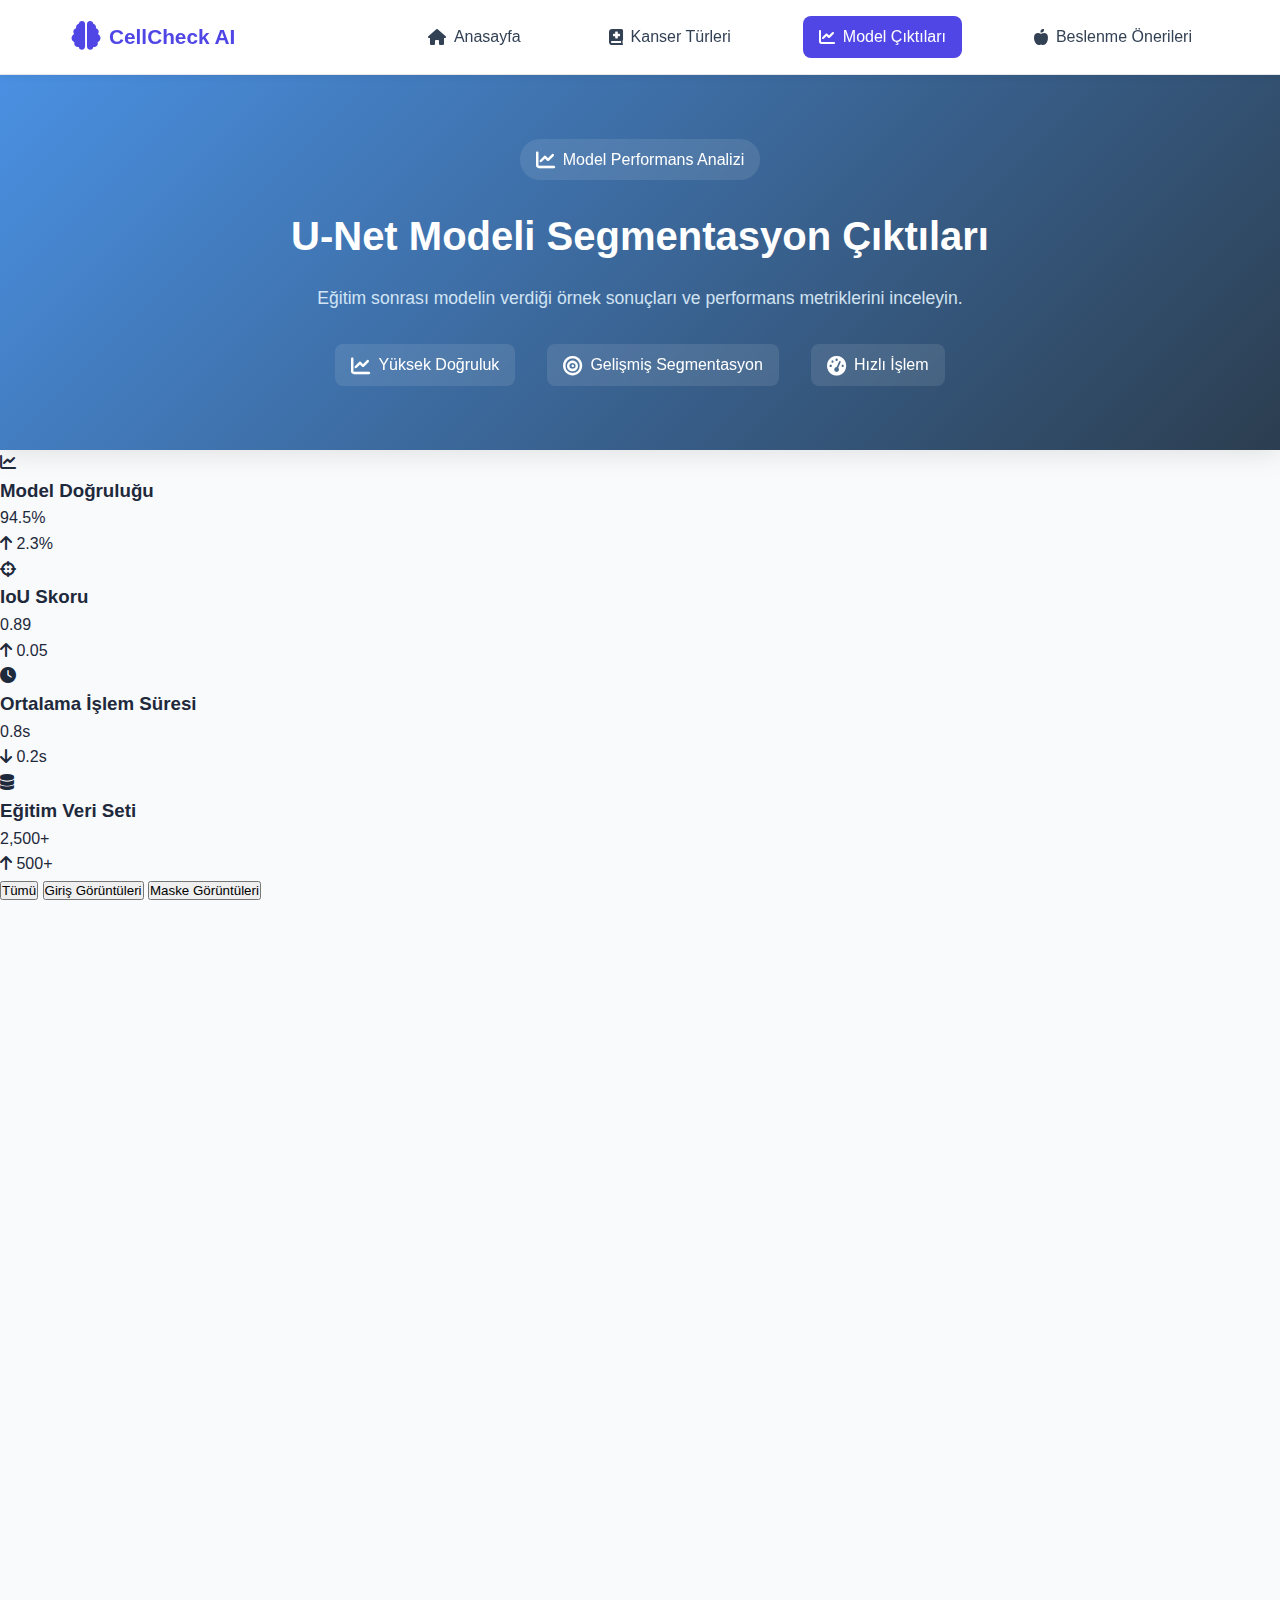
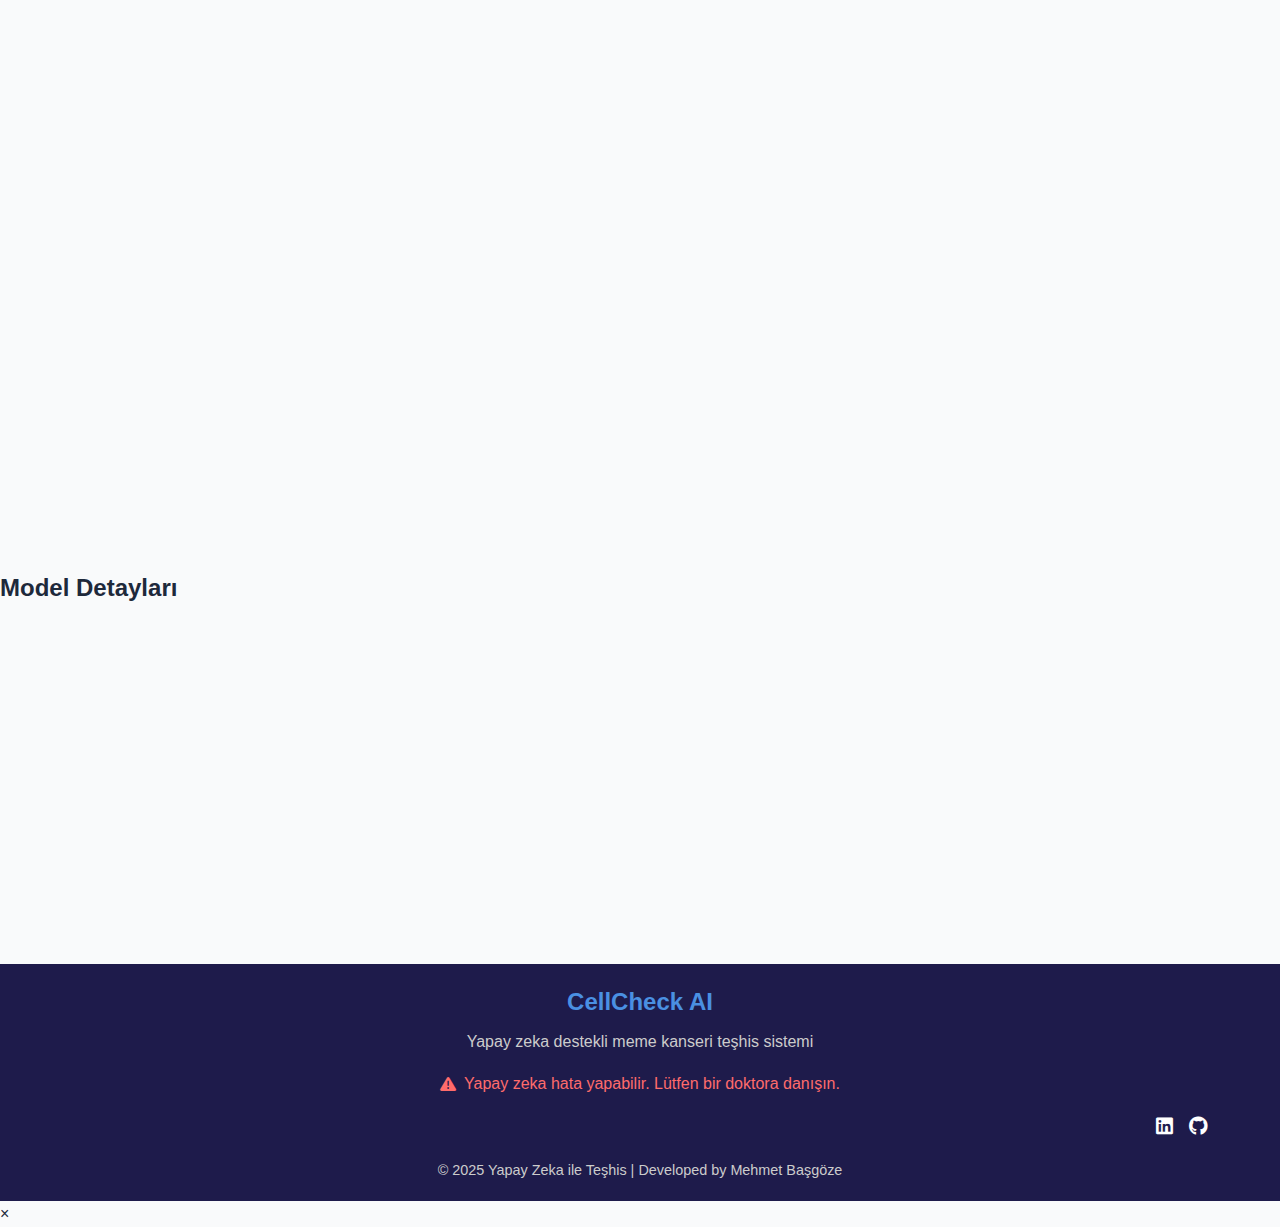
<file: templates/train.html>
<!DOCTYPE html>
<html lang="tr">

<head>
    <meta charset="UTF-8" />
    <meta name="viewport" content="width=device-width, initial-scale=1.0" />
    <title>Model Çıktıları - Meme Kanseri Tedavisi</title>
    <link href="https://fonts.googleapis.com/css2?family=Poppins:wght@300;400;500;600;700&display=swap"
        rel="stylesheet">
    <link rel="stylesheet" href="https://cdnjs.cloudflare.com/ajax/libs/font-awesome/6.0.0/css/all.min.css">
    <link rel="stylesheet" href="../style/main.css" />
    <link rel="stylesheet" href="../style/train.css" />
</head>

<body>
    <!-- NAVIGATOR -->
    <nav class="navbar">
        <div class="navbar-container">
            <div class="navbar-logo">
                <i class="fas fa-brain"></i>
                <span>CellCheck AI</span>
            </div>
            <div class="navbar-links">
                <a href="index.html"><i class="fas fa-home"></i> Anasayfa</a>
                <a href="detay.html"><i class="fas fa-book-medical"></i> Kanser Türleri</a>
                <a href="train.html" class="active"><i class="fas fa-chart-line"></i> Model Çıktıları</a>
                <a href="nutrition.html"><i class="fas fa-apple-alt"></i> Beslenme Önerileri</a>
            </div>
        </div>
    </nav>

    <!-- ÜST BÖLÜM -->
    <header class="hero-section">
        <div class="hero-content">
            <div class="hero-badge">
                <i class="fas fa-chart-line"></i>
                <span>Model Performans Analizi</span>
            </div>
            <h1>U-Net Modeli Segmentasyon Çıktıları</h1>
            <p>Eğitim sonrası modelin verdiği örnek sonuçları ve performans metriklerini inceleyin.</p>
            <div class="hero-stats">
                <div class="stat-item">
                    <i class="fas fa-chart-line"></i>
                    <span>Yüksek Doğruluk</span>
                </div>
                <div class="stat-item">
                    <i class="fas fa-bullseye"></i>
                    <span>Gelişmiş Segmentasyon</span>
                </div>
                <div class="stat-item">
                    <i class="fas fa-tachometer-alt"></i>
                    <span>Hızlı İşlem</span>
                </div>
            </div>
        </div>
    </header>

    <!-- Dashboard -->
    <div class="dashboard">
        <div class="metric-card">
            <i class="fas fa-chart-line"></i>
            <h3>Model Doğruluğu</h3>
            <p class="metric-value">94.5%</p>
            <div class="trend up">
                <i class="fas fa-arrow-up"></i>
                <span>2.3%</span>
            </div>
        </div>
        <div class="metric-card">
            <i class="fas fa-crosshairs"></i>
            <h3>IoU Skoru</h3>
            <p class="metric-value">0.89</p>
            <div class="trend up">
                <i class="fas fa-arrow-up"></i>
                <span>0.05</span>
            </div>
        </div>
        <div class="metric-card">
            <i class="fas fa-clock"></i>
            <h3>Ortalama İşlem Süresi</h3>
            <p class="metric-value">0.8s</p>
            <div class="trend down">
                <i class="fas fa-arrow-down"></i>
                <span>0.2s</span>
            </div>
        </div>
        <div class="metric-card">
            <i class="fas fa-database"></i>
            <h3>Eğitim Veri Seti</h3>
            <p class="metric-value">2,500+</p>
            <div class="trend up">
                <i class="fas fa-arrow-up"></i>
                <span>500+</span>
            </div>
        </div>
    </div>

    <!-- Filtreler -->
    <div class="filters">
        <button class="filter-btn active" data-filter="all">Tümü</button>
        <button class="filter-btn" data-filter="input">Giriş Görüntüleri</button>
        <button class="filter-btn" data-filter="mask">Maske Görüntüleri</button>
    </div>

    <!-- Segmentasyon Görselleri -->
    <section class="output-grid">
        <div class="output-card" data-category="input">
            <div class="card-image">
                <img src="../images/trainImages/ornek1.png" alt="Giriş Görüntüsü 1">
                <div class="overlay">
                    <button class="zoom-btn"><i class="fas fa-search-plus"></i></button>
                </div>
            </div>
            <div class="card-content">
                <h4>Giriş Görüntüsü #1</h4>
                <p>Ultrason görüntüsü - Normal doku</p>
                <div class="card-stats">
                    <span><i class="fas fa-check-circle"></i> Doğruluk: 96%</span>
                </div>
            </div>
        </div>

        <div class="output-card" data-category="mask">
            <div class="card-image">
                <img src="../images/trainImages/ornek2.png" alt="Maske Görüntüsü 1">
                <div class="overlay">
                    <button class="zoom-btn"><i class="fas fa-search-plus"></i></button>
                </div>
            </div>
            <div class="card-content">
                <h4>Maske Görüntüsü #1</h4>
                <p>Gerçek ve tahmin maskesi karşılaştırması</p>
                <div class="card-stats">
                    <span><i class="fas fa-bullseye"></i> IoU: 0.92</span>
                </div>
            </div>
        </div>

        <div class="output-card" data-category="input">
            <div class="card-image">
                <img src="../images/trainImages/ornek3.png" alt="Giriş Görüntüsü 2">
                <div class="overlay">
                    <button class="zoom-btn"><i class="fas fa-search-plus"></i></button>
                </div>
            </div>
            <div class="card-content">
                <h4>Giriş Görüntüsü #2</h4>
                <p>Ultrason görüntüsü - Şüpheli bölge</p>
                <div class="card-stats">
                    <span><i class="fas fa-check-circle"></i> Doğruluk: 93%</span>
                </div>
            </div>
        </div>

        <div class="output-card" data-category="mask">
            <div class="card-image">
                <img src="../images/trainImages/ornek4.png" alt="Maske Görüntüsü 2">
                <div class="overlay">
                    <button class="zoom-btn"><i class="fas fa-search-plus"></i></button>
                </div>
            </div>
            <div class="card-content">
                <h4>Maske Görüntüsü #2</h4>
                <p>Gerçek ve tahmin maskesi karşılaştırması</p>
                <div class="card-stats">
                    <span><i class="fas fa-bullseye"></i> IoU: 0.88</span>
                </div>
            </div>
        </div>

        <div class="output-card" data-category="input">
            <div class="card-image">
                <img src="../images/trainImages/ornek5.png" alt="Giriş Görüntüsü 3">
                <div class="overlay">
                    <button class="zoom-btn"><i class="fas fa-search-plus"></i></button>
                </div>
            </div>
            <div class="card-content">
                <h4>Giriş Görüntüsü #3</h4>
                <p>Ultrason görüntüsü - Kitle tespiti</p>
                <div class="card-stats">
                    <span><i class="fas fa-check-circle"></i> Doğruluk: 95%</span>
                </div>
            </div>
        </div>

        <div class="output-card" data-category="mask">
            <div class="card-image">
                <img src="../images/trainImages/ornek6.png" alt="Maske Görüntüsü 3">
                <div class="overlay">
                    <button class="zoom-btn"><i class="fas fa-search-plus"></i></button>
                </div>
            </div>
            <div class="card-content">
                <h4>Maske Görüntüsü #3</h4>
                <p>Gerçek ve tahmin maskesi karşılaştırması</p>
                <div class="card-stats">
                    <span><i class="fas fa-bullseye"></i> IoU: 0.90</span>
                </div>
            </div>
        </div>
    </section>

    <!-- Model Bilgileri -->
    <section class="model-info">
        <h2>Model Detayları</h2>
        <div class="info-grid">
            <div class="info-card">
                <i class="fas fa-brain"></i>
                <h3>Model Mimarisi</h3>
                <p>U-Net tabanlı derin öğrenme modeli</p>
            </div>
            <div class="info-card">
                <i class="fas fa-layer-group"></i>
                <h3>Katman Yapısı</h3>
                <p>Encoder-Decoder mimarisi</p>
            </div>
            <div class="info-card">
                <i class="fas fa-cogs"></i>
                <h3>Optimizasyon</h3>
                <p>Adam optimizer, Binary Cross Entropy Loss</p>
            </div>
            <div class="info-card">
                <i class="fas fa-chart-bar"></i>
                <h3>Performans</h3>
                <p>94.5% doğruluk oranı</p>
            </div>
        </div>
    </section>

    <!-- FOOTER -->
    <footer>
        <div class="footer-content">
            <div class="footer-info">
                <h3>CellCheck AI</h3>
                <p>Yapay zeka destekli meme kanseri teşhis sistemi</p>
                <div class="warning-message">
                    <i class="fas fa-exclamation-triangle"></i>
                    <span>Yapay zeka hata yapabilir. Lütfen bir doktora danışın.</span>
                </div>
            </div>
            <div class="social-links">
                <a href="https://www.linkedin.com/in/mehmetbasgoze/"><i class="fab fa-linkedin"></i></a>
                <a href="https://github.com/memollizm"><i class="fab fa-github"></i></a>
            </div>
            <div class="footer-copyright">
                <p>© 2025 Yapay Zeka ile Teşhis | <span>Developed by Mehmet Başgöze</span></p>
            </div>
        </div>
    </footer>

    <!-- Modal -->
    <div class="modal" id="imageModal">
        <span class="close-modal">&times;</span>
        <img class="modal-content" id="modalImage">
    </div>

    <!-- JS Dosyası -->
    <script src="../script/train.js"></script>
</body>

</html>
</file>
<file: style/main.css>
:root {
    --primary-color: #4a90e2;
    --secondary-color: #2c3e50;
    --background-color: #f8f9fa;
    --text-color: #333;
    --border-radius: 8px;
    --transition: all 0.3s ease;
    --gradient: linear-gradient(135deg, #4a90e2 0%, #2c3e50 100%);
    --shadow: 0 4px 6px rgba(0, 0, 0, 0.1);
}

* {
    margin: 0;
    padding: 0;
    box-sizing: border-box;
}

body {
    font-family: 'Poppins', sans-serif;
    background-color: var(--background-color);
    color: var(--text-color);
    line-height: 1.6;
}

/* Navbar Styles */
.navbar {
    position: sticky;
    top: 0;
    background: rgba(255, 255, 255, 0.95);
    backdrop-filter: blur(10px);
    box-shadow: var(--shadow);
    z-index: 1000;
    padding: 1rem 0;
}

.navbar-container {
    max-width: 1200px;
    margin: 0 auto;
    padding: 0 2rem;
    display: flex;
    justify-content: space-between;
    align-items: center;
}

.navbar-logo {
    display: flex;
    align-items: center;
    gap: 0.5rem;
    font-size: 1.5rem;
    font-weight: 700;
    color: var(--primary-color);
}

.navbar-logo i {
    font-size: 1.8rem;
}

.navbar-links {
    display: flex;
    gap: 2rem;
}

.navbar-links a {
    text-decoration: none;
    color: var(--text-color);
    font-weight: 500;
    padding: 0.5rem 1rem;
    border-radius: var(--border-radius);
    transition: var(--transition);
    display: flex;
    align-items: center;
    gap: 0.5rem;
}

.navbar-links a:hover {
    background-color: var(--primary-color);
    color: white;
}

.navbar-links a.active {
    background-color: var(--primary-color);
    color: white;
}

/* Hero Section Styles */
.hero-section {
    background: var(--gradient);
    color: white;
    padding: 4rem 2rem;
    text-align: center;
}

.hero-content {
    max-width: 800px;
    margin: 0 auto;
}

.hero-badge {
    display: inline-flex;
    align-items: center;
    gap: 0.5rem;
    background: rgba(255, 255, 255, 0.1);
    padding: 0.5rem 1rem;
    border-radius: 20px;
    margin-bottom: 1.5rem;
    backdrop-filter: blur(5px);
}

.hero-badge i {
    font-size: 1.2rem;
}

.hero-section h1 {
    font-size: 2.5rem;
    margin-bottom: 1rem;
    font-weight: 700;
}

.hero-section p {
    font-size: 1.1rem;
    margin-bottom: 2rem;
    opacity: 0.9;
}

.hero-stats {
    display: flex;
    justify-content: center;
    gap: 2rem;
    margin-top: 2rem;
}

.stat-item {
    display: flex;
    align-items: center;
    gap: 0.5rem;
    background: rgba(255, 255, 255, 0.1);
    padding: 0.5rem 1rem;
    border-radius: var(--border-radius);
    backdrop-filter: blur(5px);
}

.stat-item i {
    font-size: 1.2rem;
}

/* Upload Section Styles */
.upload-section {
    padding: 4rem 2rem;
    background: white;
}

.upload-container {
    max-width: 800px;
    margin: 0 auto;
    text-align: center;
}

.upload-header {
    margin-bottom: 2rem;
}

.upload-header i {
    font-size: 3rem;
    color: var(--primary-color);
    margin-bottom: 1rem;
}

.upload-header h2 {
    font-size: 1.8rem;
    margin-bottom: 0.5rem;
    color: var(--text-color);
}

.upload-header p {
    color: #666;
}

.upload-area {
    border: 2px dashed #ddd;
    border-radius: var(--border-radius);
    padding: 3rem 2rem;
    margin-bottom: 2rem;
    transition: var(--transition);
    cursor: pointer;
}

.upload-area:hover {
    border-color: var(--primary-color);
    background: rgba(74, 144, 226, 0.05);
}

.upload-content {
    display: flex;
    flex-direction: column;
    align-items: center;
    gap: 1rem;
}

.upload-content i {
    font-size: 3rem;
    color: var(--primary-color);
}

.upload-btn {
    background: var(--primary-color);
    color: white;
    border: none;
    padding: 0.8rem 1.5rem;
    border-radius: var(--border-radius);
    cursor: pointer;
    font-weight: 500;
    display: flex;
    align-items: center;
    gap: 0.5rem;
    transition: var(--transition);
}

.upload-btn:hover {
    background: var(--secondary-color);
    transform: translateY(-2px);
}

.analyze-btn {
    background: var(--secondary-color);
    color: white;
    border: none;
    padding: 1rem 2rem;
    border-radius: var(--border-radius);
    cursor: pointer;
    font-weight: 600;
    display: flex;
    align-items: center;
    gap: 0.5rem;
    margin: 0 auto;
    transition: var(--transition);
}

.analyze-btn:hover {
    background: var(--primary-color);
    transform: translateY(-2px);
}

/* Result Section Styles */
.result-section {
    padding: 4rem 2rem;
    background: var(--background-color);
}

.result-container {
    max-width: 1200px;
    margin: 0 auto;
    display: grid;
    grid-template-columns: repeat(auto-fit, minmax(300px, 1fr));
    gap: 2rem;
}

.result-box {
    background: white;
    border-radius: var(--border-radius);
    box-shadow: var(--shadow);
    overflow: hidden;
}

.result-header {
    background: var(--gradient);
    color: white;
    padding: 1rem;
    display: flex;
    align-items: center;
    gap: 0.5rem;
}

.result-header i {
    font-size: 1.2rem;
}

.image-output {
    padding: 2rem;
    min-height: 300px;
    display: flex;
    align-items: center;
    justify-content: center;
}

.placeholder {
    text-align: center;
    color: #666;
}

.placeholder i {
    font-size: 3rem;
    margin-bottom: 1rem;
    color: #ddd;
}

/* Accuracy Box Styles */
.accuracy-box {
    background: white;
    padding: 1rem 2rem;
    text-align: center;
    box-shadow: var(--shadow);
    margin: 2rem auto;
    max-width: 300px;
    border-radius: var(--border-radius);
}

.accuracy-content {
    display: flex;
    align-items: center;
    justify-content: center;
    gap: 0.5rem;
}

.accuracy-content i {
    color: var(--primary-color);
    font-size: 1.2rem;
}

/* Info Section Styles */
.info-section {
    padding: 4rem 2rem;
    background: white;
}

.section-header {
    text-align: center;
    margin-bottom: 3rem;
}

.section-header h2 {
    font-size: 2rem;
    color: var(--text-color);
    margin-bottom: 0.5rem;
}

.section-header p {
    color: #666;
}

.card-container {
    max-width: 1200px;
    margin: 0 auto;
    display: grid;
    grid-template-columns: repeat(auto-fit, minmax(300px, 1fr));
    gap: 2rem;
}

.flip-card {
    perspective: 1000px;
    height: 400px;
}

.flip-card-inner {
    position: relative;
    width: 100%;
    height: 100%;
    transition: transform 0.8s;
    transform-style: preserve-3d;
}

.flip-card:hover .flip-card-inner {
    transform: rotateY(180deg);
}

.flip-card-front,
.flip-card-back {
    position: absolute;
    width: 100%;
    height: 100%;
    backface-visibility: hidden;
    border-radius: var(--border-radius);
    overflow: hidden;
}

.flip-card-front {
    background: white;
    box-shadow: var(--shadow);
}

.card-image {
    height: 200px;
    overflow: hidden;
}

.card-image img {
    width: 100%;
    height: 100%;
    object-fit: cover;
    transition: var(--transition);
}

.flip-card:hover .card-image img {
    transform: scale(1.1);
}

.card-content {
    padding: 1.5rem;
}

.card-content h3 {
    margin-bottom: 0.5rem;
    color: var(--text-color);
}

.card-content p {
    color: #666;
}

.flip-card-back {
    background: var(--gradient);
    color: white;
    transform: rotateY(180deg);
    padding: 2rem;
    display: flex;
    align-items: center;
}

.back-content {
    text-align: center;
}

.back-content h3 {
    margin-bottom: 1rem;
    font-size: 1.5rem;
}

.info-list {
    list-style: none;
    margin-top: 1.5rem;
    text-align: left;
}

.info-list li {
    margin-bottom: 0.5rem;
    display: flex;
    align-items: center;
    gap: 0.5rem;
}

.info-list i {
    color: #2ed573;
}

/* Footer Styles */
footer {
    background-color: var(--secondary-color);
    color: white;
    padding: 1.5rem 0;
    margin-top: 2rem;
}

.footer-content {
    max-width: 1200px;
    margin: 0 auto;
    padding: 0 2rem;
    display: flex;
    flex-direction: column;
    gap: 1rem;
}

.footer-info {
    text-align: center;
}

.footer-info h3 {
    font-size: 1.5rem;
    margin-bottom: 0.5rem;
    color: var(--primary-color);
}

.footer-info p {
    color: #ccc;
    margin-bottom: 1rem;
}

.warning-message {
    display: flex;
    align-items: center;
    justify-content: center;
    gap: 0.5rem;
    color: #ff6b6b;
    font-weight: 500;
    animation: blink 2s infinite;
}

@keyframes blink {
    0% {
        opacity: 1;
    }

    50% {
        opacity: 0.5;
    }

    100% {
        opacity: 1;
    }
}

.social-links {
    display: flex;
    justify-content: flex-end;
    gap: 1rem;
}

.social-links a {
    color: white;
    font-size: 1.2rem;
    transition: var(--transition);
}

.social-links a:hover {
    color: var(--primary-color);
}

.footer-copyright {
    text-align: center;
    color: #ccc;
    font-size: 0.9rem;
}

/* Nutrition Section Styles */
.nutrition-section {
    padding: 4rem 2rem;
    background: white;
}

.nutrition-container {
    max-width: 1200px;
    margin: 2rem auto;
    display: grid;
    grid-template-columns: repeat(auto-fit, minmax(300px, 1fr));
    gap: 2rem;
}

.nutrition-card {
    background: white;
    border-radius: var(--border-radius);
    padding: 2rem;
    box-shadow: var(--shadow);
    transition: var(--transition);
}

.nutrition-card:hover {
    transform: translateY(-5px);
    box-shadow: 0 6px 12px rgba(0, 0, 0, 0.15);
}

.nutrition-icon {
    width: 60px;
    height: 60px;
    background: var(--gradient);
    border-radius: 50%;
    display: flex;
    align-items: center;
    justify-content: center;
    margin-bottom: 1.5rem;
}

.nutrition-icon i {
    font-size: 1.8rem;
    color: white;
}

.nutrition-card h3 {
    font-size: 1.4rem;
    margin-bottom: 1rem;
    color: var(--secondary-color);
}

.nutrition-list {
    list-style: none;
}

.nutrition-list li {
    display: flex;
    align-items: center;
    gap: 0.5rem;
    margin-bottom: 0.8rem;
    color: var(--text-color);
}

.nutrition-list i {
    color: var(--primary-color);
}

.important-notes {
    max-width: 1200px;
    margin: 3rem auto;
    padding: 2rem;
    background: #f8f9fa;
    border-radius: var(--border-radius);
}

.important-notes h3 {
    text-align: center;
    margin-bottom: 2rem;
    color: var(--secondary-color);
    font-size: 1.6rem;
}

.notes-container {
    display: grid;
    grid-template-columns: repeat(auto-fit, minmax(250px, 1fr));
    gap: 1.5rem;
}

.note-item {
    display: flex;
    align-items: center;
    gap: 1rem;
    padding: 1rem;
    background: white;
    border-radius: var(--border-radius);
    box-shadow: var(--shadow);
}

.note-item i {
    font-size: 1.4rem;
    color: var(--primary-color);
}

.note-item p {
    font-size: 1rem;
    color: var(--text-color);
}

/* Nutrition Page Styles */
.hero {
    background: var(--gradient);
    color: white;
    padding: 4rem 2rem;
    text-align: center;
}

.hero-content {
    max-width: 800px;
    margin: 0 auto;
}

.hero h1 {
    font-size: 2.5rem;
    margin-bottom: 1rem;
    font-weight: 700;
}

.hero p {
    font-size: 1.1rem;
    margin-bottom: 2rem;
    opacity: 0.9;
}

.meal-plan-section h2,
.recipes-section h2 {
    text-align: center;
    color: var(--secondary-color);
    font-size: 2rem;
    margin-bottom: 2rem;
}

/* Responsive Design */
@media (max-width: 768px) {
    .hero-section h1 {
        font-size: 2rem;
    }

    .hero-stats {
        flex-direction: column;
        gap: 1rem;
    }

    .result-container {
        grid-template-columns: 1fr;
    }

    .card-container {
        grid-template-columns: 1fr;
    }

    .footer-content {
        text-align: center;
    }

    .social-links {
        justify-content: center;
    }

    .warning-message {
        font-size: 0.9rem;
    }

    .nutrition-container {
        grid-template-columns: 1fr;
    }

    .notes-container {
        grid-template-columns: 1fr;
    }
}

@media (max-width: 480px) {
    .navbar-container {
        flex-direction: column;
        gap: 1rem;
    }

    .navbar-links {
        flex-direction: column;
        gap: 0.5rem;
    }

    .upload-area {
        padding: 2rem 1rem;
    }
}
</file>
<file: style/train.css>
/* Genel Stil */
body {
    font-family: 'Inter', sans-serif;
    margin: 0;
    padding: 0;
    background-color: #f9fafb;
    color: #1e293b;
    scroll-behavior: smooth;
}

/* Navbar */
.navbar {
    background-color: #ffffff;
    border-bottom: 1px solid #e5e7eb;
    box-shadow: 0 2px 8px rgba(0, 0, 0, 0.05);
    padding: 1rem 2rem;
    position: sticky;
    top: 0;
    z-index: 1000;
}

.navbar-container {
    display: flex;
    justify-content: space-between;
    align-items: center;
    max-width: 1200px;
    margin: 0 auto;
}

.navbar-logo {
    font-size: 1.3rem;
    font-weight: 700;
    color: #4f46e5;
}

.navbar-links a {
    margin-left: 1.5rem;
    text-decoration: none;
    color: #334155;
    font-weight: 500;
    font-size: 1rem;
    padding: 0.5rem 1rem;
    border-radius: 8px;
    transition: 0.2s ease;
}

.navbar-links a:hover,
.navbar-links a.active {
    background-color: #4f46e5;
    color: white;
}

/* Header */
header {
    background: linear-gradient(to right, #8d8acd, #06b6d4);
    color: white;
    text-align: center;
    padding: 3.5rem 1rem;
    box-shadow: 0 4px 25px rgba(0, 0, 0, 0.1);
}

header h1 {
    font-size: 2.4rem;
    margin-bottom: 0.5rem;
}

header p {
    font-size: 1.1rem;
    color: #e0f2fe;
}

/* Yükleme Bölümü */
.upload-section {
    text-align: center;
    padding: 3rem 2rem;
    background-color: #ffffff;
    box-shadow: inset 0 1px 0 rgba(0, 0, 0, 0.05);
}

.upload-label {
    font-weight: 600;
    font-size: 1.1rem;
    color: #4f46e5;
    margin-right: 10px;
    display: inline-block;
    margin-bottom: 1rem;
}

.upload-section input[type="file"] {
    padding: 0.4rem;
    border-radius: 6px;
    border: 1px solid #d1d5db;
}

.upload-section button {
    padding: 0.9rem 2rem;
    font-size: 1rem;
    background-color: #dd870e;
    color: white;
    border: none;
    border-radius: 10px;
    cursor: pointer;
    transition: all 0.3s ease;
    margin-left: 1rem;
    box-shadow: 0 2px 12px rgba(0, 0, 0, 0.08);
}

.upload-section button:hover {
    background-color: #4338ca;
    transform: scale(1.05);
}

/* Sonuç Kutuları */
.result-section {
    display: flex;
    justify-content: center;
    flex-wrap: wrap;
    gap: 2rem;
    padding: 3rem 2rem;
    background-color: #f3f4f6;
}

.result-box {
    width: 45%;
    background-color: white;
    border-radius: 16px;
    box-shadow: 0 8px 28px rgba(0, 0, 0, 0.08);
    padding: 1.75rem;
    transition: all 0.3s ease;
}

.result-box:hover {
    transform: translateY(-6px);
}

.result-box h2 {
    margin-bottom: 1rem;
    color: #1e1b4b;
}

.image-output {
    margin-top: 1rem;
    text-align: center;
    font-size: 0.95rem;
    color: #64748b;
}

.image-output img {
    max-width: 100%;
    border-radius: 10px;
    margin-top: 0.5rem;
    border: 1px solid #d1d5db;
}

/* Doğruluk Kutusu */
.accuracy-box {
    margin: 2rem auto;
    padding: 0.75rem 1.5rem;
    font-size: 1rem;
    font-weight: 600;
    color: #1e1b4b;
    background: #ffffff;
    position: relative;
    border-radius: 14px;
    width: fit-content;
    text-align: center;
    overflow: hidden;
    box-shadow: 0 3px 12px rgba(0, 0, 0, 0.07);
}

.accuracy-box::before {
    content: "";
    position: absolute;
    top: -2px;
    left: -2px;
    right: -2px;
    bottom: -2px;
    z-index: -1;
    background: linear-gradient(120deg, #4f46e5, #06b6d4, #10b981, #4f46e5);
    background-size: 400% 400%;
    border-radius: 16px;
    animation: animate-border 6s linear infinite;
}

@keyframes animate-border {
    0% {
        background-position: 0% 50%;
    }

    50% {
        background-position: 100% 50%;
    }

    100% {
        background-position: 0% 50%;
    }
}

/* Flip Kartlar */
.card-container {
    display: flex;
    justify-content: center;
    flex-wrap: wrap;
    gap: 2rem;
    margin-top: 2rem;
    margin-bottom: 4rem;
}

.flip-card {
    background-color: transparent;
    width: 320px;
    height: 380px;
    perspective: 1000px;
}

.flip-card-inner {
    position: relative;
    width: 100%;
    height: 100%;
    transition: transform 0.8s ease;
    transform-style: preserve-3d;
    box-shadow: 0 8px 25px rgba(0, 0, 0, 0.1);
    border-radius: 12px;
}

.flip-card:hover .flip-card-inner {
    transform: rotateY(180deg);
}

.flip-card-front,
.flip-card-back {
    position: absolute;
    width: 100%;
    height: 100%;
    backface-visibility: hidden;
    border-radius: 12px;
    overflow: hidden;
    background-color: white;
    text-align: center;
    padding: 1rem;
    box-sizing: border-box;
}

.flip-card-front img {
    width: 100%;
    height: 180px;
    object-fit: cover;
    border-radius: 8px;
}

.flip-card-front h3 {
    margin-top: 1rem;
    font-size: 1.2rem;
    color: #1e1b4b;
}

.flip-card-front p {
    font-size: 0.95rem;
    color: #475569;
    margin-top: 0.5rem;
}

.flip-card-back {
    transform: rotateY(180deg);
    display: flex;
    flex-direction: column;
    justify-content: center;
    align-items: center;
    background: linear-gradient(to bottom right, #4f46e5, #06b6d4);
    color: white;
}

.flip-card-back h3 {
    font-size: 1.3rem;
    margin-bottom: 1rem;
}

.flip-card-back p {
    font-size: 1rem;
    padding: 0 1rem;
}

/* Footer */
footer {
    background-color: #1e1b4b;
    color: #e2e8f0;
    text-align: center;
    padding: 1.2rem;
    font-size: 1rem;
}

.output-grid {
    display: grid;
    grid-template-columns: repeat(2, 1fr);
    gap: 2rem;
    padding: 3rem 2rem;
    background-color: #f9fafb;
}

.output-card {
    background-color: white;
    padding: 1rem;
    border-radius: 12px;
    box-shadow: 0 4px 12px rgba(0, 0, 0, 0.05);
    text-align: center;
    transition: transform 0.3s ease;
}

.output-card:hover {
    transform: translateY(-6px);
}

.output-card img {
    width: 100%;
    border-radius: 10px;
    border: 1px solid #d1d5db;
}

.output-card h4 {
    margin-top: 0.75rem;
    font-size: 1rem;
    color: #1e293b;
}
</file>
<file: style/detay.css>
/* Risk Section Styles */
.risk-section {
    padding: 4rem 2rem;
    background: var(--background-color);
}

.risk-container {
    max-width: 1200px;
    margin: 0 auto;
    display: grid;
    grid-template-columns: repeat(auto-fit, minmax(250px, 1fr));
    gap: 2rem;
}

.risk-card {
    background: white;
    padding: 2rem;
    border-radius: var(--border-radius);
    box-shadow: var(--shadow);
    text-align: center;
    transition: var(--transition);
}

.risk-card:hover {
    transform: translateY(-5px);
    box-shadow: 0 8px 15px rgba(0, 0, 0, 0.1);
}

.risk-card i {
    font-size: 2.5rem;
    color: var(--primary-color);
    margin-bottom: 1rem;
}

.risk-card h3 {
    margin-bottom: 0.5rem;
    color: var(--text-color);
}

.risk-card p {
    color: #666;
}

/* Cancer Types Section Styles */
.cancer-types {
    padding: 4rem 2rem;
    background: white;
}

.card-container {
    max-width: 1200px;
    margin: 0 auto;
    display: grid;
    grid-template-columns: repeat(auto-fit, minmax(300px, 1fr));
    gap: 2rem;
}

.flip-card {
    perspective: 1000px;
    height: 450px;
}

.flip-card-inner {
    position: relative;
    width: 100%;
    height: 100%;
    transition: transform 0.8s;
    transform-style: preserve-3d;
}

.flip-card:hover .flip-card-inner {
    transform: rotateY(180deg);
}

.flip-card-front,
.flip-card-back {
    position: absolute;
    width: 100%;
    height: 100%;
    backface-visibility: hidden;
    border-radius: var(--border-radius);
    overflow: hidden;
}

.flip-card-front {
    background: white;
    box-shadow: var(--shadow);
}

.card-image {
    height: 200px;
    overflow: hidden;
}

.card-image img {
    width: 100%;
    height: 100%;
    object-fit: cover;
    transition: var(--transition);
}

.flip-card:hover .card-image img {
    transform: scale(1.1);
}

.card-content {
    padding: 1.5rem;
}

.card-content h3 {
    margin-bottom: 0.5rem;
    color: var(--text-color);
}

.card-content p {
    color: #666;
    margin-bottom: 1rem;
}

.card-stats {
    display: flex;
    justify-content: space-between;
    font-size: 0.9rem;
    color: #666;
}

.card-stats span {
    display: flex;
    align-items: center;
    gap: 0.5rem;
}

.card-stats i {
    color: var(--primary-color);
}

.flip-card-back {
    background: var(--gradient);
    color: white;
    transform: rotateY(180deg);
    padding: 2rem;
    display: flex;
    align-items: center;
}

.back-content {
    text-align: center;
}

.back-content h3 {
    margin-bottom: 1rem;
    font-size: 1.5rem;
}

.info-list {
    list-style: none;
    margin-top: 1.5rem;
    text-align: left;
}

.info-list li {
    margin-bottom: 0.5rem;
    display: flex;
    align-items: center;
    gap: 0.5rem;
}

.info-list i {
    color: #2ed573;
}

/* Early Detection Section Styles */
.early-detection {
    padding: 4rem 2rem;
    background: var(--background-color);
}

.detection-container {
    max-width: 1200px;
    margin: 0 auto;
    display: grid;
    grid-template-columns: repeat(auto-fit, minmax(300px, 1fr));
    gap: 2rem;
}

.detection-card {
    background: white;
    padding: 2rem;
    border-radius: var(--border-radius);
    box-shadow: var(--shadow);
    text-align: center;
    transition: var(--transition);
}

.detection-card:hover {
    transform: translateY(-5px);
    box-shadow: 0 8px 15px rgba(0, 0, 0, 0.1);
}

.detection-card i {
    font-size: 2.5rem;
    color: var(--primary-color);
    margin-bottom: 1rem;
}

.detection-card h3 {
    margin-bottom: 0.5rem;
    color: var(--text-color);
}

.detection-card p {
    color: #666;
}

/* Stats Section Styles */
.stats-section {
    padding: 4rem 2rem;
    background: var(--gradient);
    color: white;
}

.stats-container {
    max-width: 1200px;
    margin: 0 auto;
    display: grid;
    grid-template-columns: repeat(auto-fit, minmax(200px, 1fr));
    gap: 2rem;
}

.stat-box {
    text-align: center;
    padding: 2rem;
    background: rgba(255, 255, 255, 0.1);
    border-radius: var(--border-radius);
    backdrop-filter: blur(5px);
    transition: var(--transition);
}

.stat-box:hover {
    transform: translateY(-5px);
    background: rgba(255, 255, 255, 0.2);
}

.stat-box i {
    font-size: 2.5rem;
    margin-bottom: 1rem;
}

.stat-box h3 {
    font-size: 2.5rem;
    margin-bottom: 0.5rem;
}

.stat-box p {
    font-size: 1.1rem;
    opacity: 0.9;
}

/* Footer Styles */
footer {
    background: var(--secondary-color);
    color: white;
    padding: 3rem 2rem;
}

.footer-content {
    max-width: 1200px;
    margin: 0 auto;
    display: grid;
    grid-template-columns: 2fr 1fr 1fr;
    gap: 2rem;
}

.footer-info h3 {
    font-size: 1.5rem;
    margin-bottom: 1rem;
}

.footer-info p {
    opacity: 0.8;
}

.social-links {
    display: flex;
    gap: 1rem;
    justify-content: center;
}

.social-links a {
    color: white;
    font-size: 1.5rem;
    transition: var(--transition);
}

.social-links a:hover {
    color: var(--primary-color);
    transform: translateY(-2px);
}

.footer-copyright {
    text-align: right;
    opacity: 0.8;
}

/* Responsive Design */
@media (max-width: 768px) {
    .footer-content {
        grid-template-columns: 1fr;
        text-align: center;
        gap: 1.5rem;
    }

    .social-links {
        justify-content: center;
    }

    .footer-copyright {
        text-align: center;
    }

    .stats-container {
        grid-template-columns: repeat(2, 1fr);
    }
}

@media (max-width: 480px) {
    .stats-container {
        grid-template-columns: 1fr;
    }

    .card-stats {
        flex-direction: column;
        gap: 0.5rem;
    }
}
</file>
<file: style/nutrition.css>
/* Nutrition Section Styles */
.nutrition-section {
    padding: 4rem 2rem;
    background: white;
}

.nutrition-container {
    max-width: 1200px;
    margin: 2rem auto;
    display: grid;
    grid-template-columns: repeat(auto-fit, minmax(300px, 1fr));
    gap: 2rem;
}

.nutrition-card {
    background: white;
    border-radius: var(--border-radius);
    padding: 2rem;
    box-shadow: var(--shadow);
    transition: var(--transition);
    position: relative;
    overflow: hidden;
}

.nutrition-card:hover {
    transform: translateY(-5px);
    box-shadow: 0 6px 12px rgba(0, 0, 0, 0.15);
}

.nutrition-icon {
    width: 60px;
    height: 60px;
    background: var(--gradient);
    border-radius: 50%;
    display: flex;
    align-items: center;
    justify-content: center;
    margin-bottom: 1.5rem;
}

.nutrition-icon i {
    font-size: 1.8rem;
    color: white;
}

.nutrition-image {
    width: 100%;
    height: 200px;
    border-radius: var(--border-radius);
    overflow: hidden;
    margin-bottom: 1.5rem;
}

.nutrition-image img {
    width: 100%;
    height: 100%;
    object-fit: cover;
    transition: transform 0.3s ease;
}

.nutrition-card:hover .nutrition-image img {
    transform: scale(1.1);
}

.nutrition-card h3 {
    font-size: 1.4rem;
    margin-bottom: 1.2rem;
    color: var(--secondary-color);
    position: relative;
    padding-bottom: 0.8rem;
}

.nutrition-card h3::after {
    content: '';
    position: absolute;
    bottom: 0;
    left: 0;
    width: 50px;
    height: 2px;
    background: var(--primary-color);
    border-radius: 2px;
}

.nutrition-list {
    list-style: none;
    margin-bottom: 1.5rem;
}

.nutrition-list li {
    display: flex;
    align-items: center;
    gap: 0.5rem;
    margin-bottom: 0.8rem;
    color: var(--text-color);
}

.nutrition-list i {
    color: var(--primary-color);
}

.nutrition-tip {
    background: rgba(74, 144, 226, 0.1);
    padding: 1rem;
    border-radius: var(--border-radius);
    display: flex;
    align-items: center;
    gap: 0.5rem;
}

.nutrition-tip i {
    color: var(--primary-color);
    font-size: 1.2rem;
}

.nutrition-tip p {
    font-size: 0.9rem;
    color: var(--text-color);
}

/* Meal Plan Section */
.meal-plan-section {
    margin-top: 4rem;
}

.meal-plan-container {
    display: grid;
    grid-template-columns: repeat(auto-fit, minmax(300px, 1fr));
    gap: 2rem;
    margin-top: 2rem;
}

.meal-card {
    background: white;
    border-radius: var(--border-radius);
    padding: 2rem;
    box-shadow: var(--shadow);
    transition: var(--transition);
}

.meal-card:hover {
    transform: translateY(-5px);
    box-shadow: 0 6px 12px rgba(0, 0, 0, 0.15);
}

.meal-icon {
    width: 50px;
    height: 50px;
    background: var(--gradient);
    border-radius: 50%;
    display: flex;
    align-items: center;
    justify-content: center;
    margin-bottom: 1rem;
}

.meal-icon i {
    font-size: 1.5rem;
    color: white;
}

.meal-card h3 {
    font-size: 1.3rem;
    margin-bottom: 1.2rem;
    color: var(--secondary-color);
    position: relative;
    padding-bottom: 0.8rem;
    display: flex;
    align-items: center;
    gap: 0.8rem;
}

.meal-card h3::after {
    content: '';
    position: absolute;
    bottom: 0;
    left: 0;
    width: 40px;
    height: 2px;
    background: var(--primary-color);
    border-radius: 2px;
}

.meal-list {
    list-style: none;
}

.meal-list li {
    padding: 0.5rem 0;
    border-bottom: 1px solid #eee;
    color: var(--text-color);
}

.meal-list li:last-child {
    border-bottom: none;
}

/* Recipes Section */
.recipes-section {
    margin-top: 4rem;
}

.recipes-container {
    display: grid;
    grid-template-columns: repeat(auto-fit, minmax(300px, 1fr));
    gap: 2rem;
    margin-top: 2rem;
}

.recipe-card {
    background: white;
    border-radius: var(--border-radius);
    overflow: hidden;
    box-shadow: var(--shadow);
    transition: var(--transition);
}

.recipe-card:hover {
    transform: translateY(-5px);
    box-shadow: 0 6px 12px rgba(0, 0, 0, 0.15);
}

.recipe-image {
    width: 100%;
    height: 200px;
    overflow: hidden;
}

.recipe-image img {
    width: 100%;
    height: 100%;
    object-fit: cover;
    transition: transform 0.3s ease;
}

.recipe-card:hover .recipe-image img {
    transform: scale(1.1);
}

.recipe-content {
    padding: 1.5rem;
}

.recipe-content h3 {
    font-size: 1.3rem;
    margin-bottom: 1rem;
    color: var(--secondary-color);
    position: relative;
    padding-bottom: 0.8rem;
}

.recipe-content h3::after {
    content: '';
    position: absolute;
    bottom: 0;
    left: 0;
    width: 40px;
    height: 2px;
    background: var(--primary-color);
    border-radius: 2px;
}

.recipe-content p {
    color: var(--text-color);
    margin-bottom: 1rem;
}

.recipe-btn {
    background: var(--primary-color);
    color: white;
    border: none;
    padding: 0.8rem 1.5rem;
    border-radius: var(--border-radius);
    cursor: pointer;
    transition: var(--transition);
}

.recipe-btn:hover {
    background: var(--secondary-color);
    transform: translateY(-2px);
}

/* Important Notes Section */
.important-notes {
    max-width: 1200px;
    margin: 3rem auto;
    padding: 2rem;
    background: #f8f9fa;
    border-radius: var(--border-radius);
}

.important-notes h3 {
    font-size: 1.6rem;
    margin-bottom: 2rem;
    color: var(--secondary-color);
    text-align: center;
    position: relative;
    padding-bottom: 1rem;
}

.important-notes h3::after {
    content: '';
    position: absolute;
    bottom: 0;
    left: 50%;
    transform: translateX(-50%);
    width: 60px;
    height: 3px;
    background: linear-gradient(to right, var(--primary-color), var(--secondary-color));
    border-radius: 2px;
}

.notes-container {
    display: grid;
    grid-template-columns: repeat(auto-fit, minmax(250px, 1fr));
    gap: 1.5rem;
}

.note-item {
    display: flex;
    align-items: center;
    gap: 1rem;
    padding: 1rem;
    background: white;
    border-radius: var(--border-radius);
    box-shadow: var(--shadow);
    transition: var(--transition);
}

.note-item:hover {
    transform: translateY(-3px);
    box-shadow: 0 4px 8px rgba(0, 0, 0, 0.15);
}

.note-item i {
    font-size: 1.4rem;
    color: var(--primary-color);
}

.note-item p {
    font-size: 1rem;
    color: var(--text-color);
}

/* Besin Kategorileri Filtreleme */
.filter-container {
    background: white;
    padding: 1.5rem;
    border-radius: var(--border-radius);
    margin-bottom: 2rem;
    box-shadow: 0 2px 8px rgba(0, 0, 0, 0.05);
}

.filter-container h3 {
    color: var(--text-color);
    font-size: 1.3rem;
    margin-bottom: 1.2rem;
    text-align: center;
    font-weight: 500;
}

.filter-buttons {
    display: flex;
    flex-wrap: wrap;
    gap: 0.8rem;
    justify-content: center;
    max-width: 700px;
    margin: 0 auto;
}

.filter-btn {
    padding: 0.6rem 1.2rem;
    border: 1px solid var(--border-color);
    border-radius: 6px;
    background: white;
    color: var(--text-color);
    cursor: pointer;
    transition: all 0.2s ease;
    font-size: 0.9rem;
    font-weight: 400;
    display: flex;
    align-items: center;
    gap: 0.5rem;
}

.filter-btn i {
    font-size: 1rem;
    opacity: 0.8;
}

.filter-btn:hover {
    background: var(--bg-color);
    border-color: var(--primary-color);
    color: var(--primary-color);
}

.filter-btn.active {
    background: var(--primary-color);
    color: white;
    border-color: var(--primary-color);
}

/* Besin Kartları için Filtreleme Efektleri */
.nutrition-card {
    transition: all 0.3s ease;
}

.nutrition-card.hidden {
    opacity: 0;
    transform: translateY(10px);
    pointer-events: none;
}

.nutrition-card.visible {
    opacity: 1;
    transform: translateY(0);
    pointer-events: auto;
}

@keyframes fadeIn {
    from {
        opacity: 0;
        transform: translateY(10px);
    }

    to {
        opacity: 1;
        transform: translateY(0);
    }
}

/* Başlık Stilleri */
.section-title {
    position: relative;
    text-align: center;
    margin-bottom: 3rem;
    padding-bottom: 1rem;
}

.section-title h2 {
    font-size: 2rem;
    color: var(--secondary-color);
    font-weight: 600;
    margin-bottom: 0.5rem;
    position: relative;
    display: inline-block;
}

.section-title h2::after {
    content: '';
    position: absolute;
    bottom: -10px;
    left: 50%;
    transform: translateX(-50%);
    width: 80px;
    height: 3px;
    background: linear-gradient(to right, var(--primary-color), var(--secondary-color));
    border-radius: 2px;
}

.section-title p {
    color: var(--text-color);
    font-size: 1.1rem;
    max-width: 600px;
    margin: 1rem auto 0;
    line-height: 1.6;
}

/* Bölüm Başlıkları için Animasyon */
.section-title h2,
.nutrition-card h3,
.meal-card h3,
.recipe-content h3,
.important-notes h3 {
    transition: all 0.3s ease;
}

.section-title h2:hover,
.nutrition-card h3:hover,
.meal-card h3:hover,
.recipe-content h3:hover {
    transform: translateX(5px);
}

/* Responsive Tasarım */
@media (max-width: 768px) {
    .filter-container {
        padding: 1.2rem;
    }

    .filter-container h3 {
        font-size: 1.2rem;
    }

    .filter-buttons {
        gap: 0.6rem;
    }

    .filter-btn {
        padding: 0.5rem 1rem;
        font-size: 0.85rem;
    }

    .nutrition-container,
    .meal-plan-container,
    .recipes-container {
        grid-template-columns: 1fr;
    }

    .notes-container {
        grid-template-columns: 1fr;
    }

    .nutrition-card,
    .meal-card,
    .recipe-card {
        margin-bottom: 1rem;
    }

    .section-title h2 {
        font-size: 1.8rem;
    }

    .section-title p {
        font-size: 1rem;
    }

    .nutrition-card h3,
    .meal-card h3,
    .recipe-content h3 {
        font-size: 1.2rem;
    }

    .important-notes h3 {
        font-size: 1.4rem;
    }
}

@media (max-width: 480px) {
    .filter-container {
        padding: 1rem;
    }

    .filter-container h3 {
        font-size: 1.1rem;
        margin-bottom: 1rem;
    }

    .filter-buttons {
        gap: 0.4rem;
    }

    .filter-btn {
        padding: 0.4rem 0.8rem;
        font-size: 0.8rem;
    }

    .section-title h2 {
        font-size: 1.6rem;
    }

    .section-title p {
        font-size: 0.9rem;
    }

    .nutrition-card h3,
    .meal-card h3,
    .recipe-content h3 {
        font-size: 1.1rem;
    }

    .important-notes h3 {
        font-size: 1.3rem;
    }
}

/* Tarif Pop-up Stilleri */
.recipe-popup {
    position: fixed;
    top: 0;
    left: 0;
    width: 100%;
    height: 100%;
    background: rgba(0, 0, 0, 0.7);
    display: none;
    justify-content: center;
    align-items: center;
    z-index: 1000;
    opacity: 0;
    transition: opacity 0.3s ease;
}

.recipe-popup.active {
    display: flex;
    opacity: 1;
}

.popup-content {
    background: white;
    width: 90%;
    max-width: 600px;
    max-height: 80vh;
    border-radius: var(--border-radius);
    padding: 2rem;
    position: relative;
    overflow-y: auto;
    transform: translateY(20px);
    transition: transform 0.3s ease;
}

.recipe-popup.active .popup-content {
    transform: translateY(0);
}

.close-popup {
    position: absolute;
    top: 1rem;
    right: 1rem;
    background: none;
    border: none;
    font-size: 1.5rem;
    color: var(--text-color);
    cursor: pointer;
    transition: color 0.3s ease;
}

.close-popup:hover {
    color: var(--primary-color);
}

.popup-header {
    margin-bottom: 1.5rem;
    padding-bottom: 1rem;
    border-bottom: 2px solid var(--border-color);
}

.popup-header h3 {
    color: var(--secondary-color);
    font-size: 1.8rem;
    margin: 0;
}

.popup-body {
    display: grid;
    gap: 1.5rem;
}

.recipe-ingredients,
.recipe-instructions,
.recipe-tips {
    background: var(--bg-color);
    padding: 1.5rem;
    border-radius: var(--border-radius);
}

.recipe-ingredients h4,
.recipe-instructions h4,
.recipe-tips h4 {
    color: var(--secondary-color);
    font-size: 1.2rem;
    margin-bottom: 1rem;
    display: flex;
    align-items: center;
    gap: 0.5rem;
}

.recipe-ingredients h4::before {
    content: '\f0c9';
    font-family: 'Font Awesome 5 Free';
    color: var(--primary-color);
}

.recipe-instructions h4::before {
    content: '\f0eb';
    font-family: 'Font Awesome 5 Free';
    color: var(--primary-color);
}

.recipe-tips h4::before {
    content: '\f05a';
    font-family: 'Font Awesome 5 Free';
    color: var(--primary-color);
}

.recipe-ingredients ul {
    list-style: none;
    padding: 0;
    margin: 0;
}

.recipe-ingredients li {
    padding: 0.5rem 0;
    border-bottom: 1px solid var(--border-color);
    display: flex;
    align-items: center;
    gap: 0.5rem;
}

.recipe-ingredients li:last-child {
    border-bottom: none;
}

/* Font Awesome ikonunu kaldırıyorum */
.recipe-ingredients li::before {
    display: none;
}

.recipe-instructions ol {
    padding-left: 1.5rem;
    margin: 0;
}

.recipe-instructions li {
    padding: 0.5rem 0;
    color: var(--text-color);
}

.recipe-tips p {
    margin: 0;
    color: var(--text-color);
    line-height: 1.6;
}

/* Responsive Tasarım */
@media (max-width: 768px) {
    .popup-content {
        width: 95%;
        padding: 1.5rem;
    }

    .popup-header h3 {
        font-size: 1.5rem;
    }

    .recipe-ingredients,
    .recipe-instructions,
    .recipe-tips {
        padding: 1.2rem;
    }
}

@media (max-width: 480px) {
    .popup-content {
        padding: 1.2rem;
    }

    .popup-header h3 {
        font-size: 1.3rem;
    }

    .recipe-ingredients h4,
    .recipe-instructions h4,
    .recipe-tips h4 {
        font-size: 1.1rem;
    }
}
</file>
